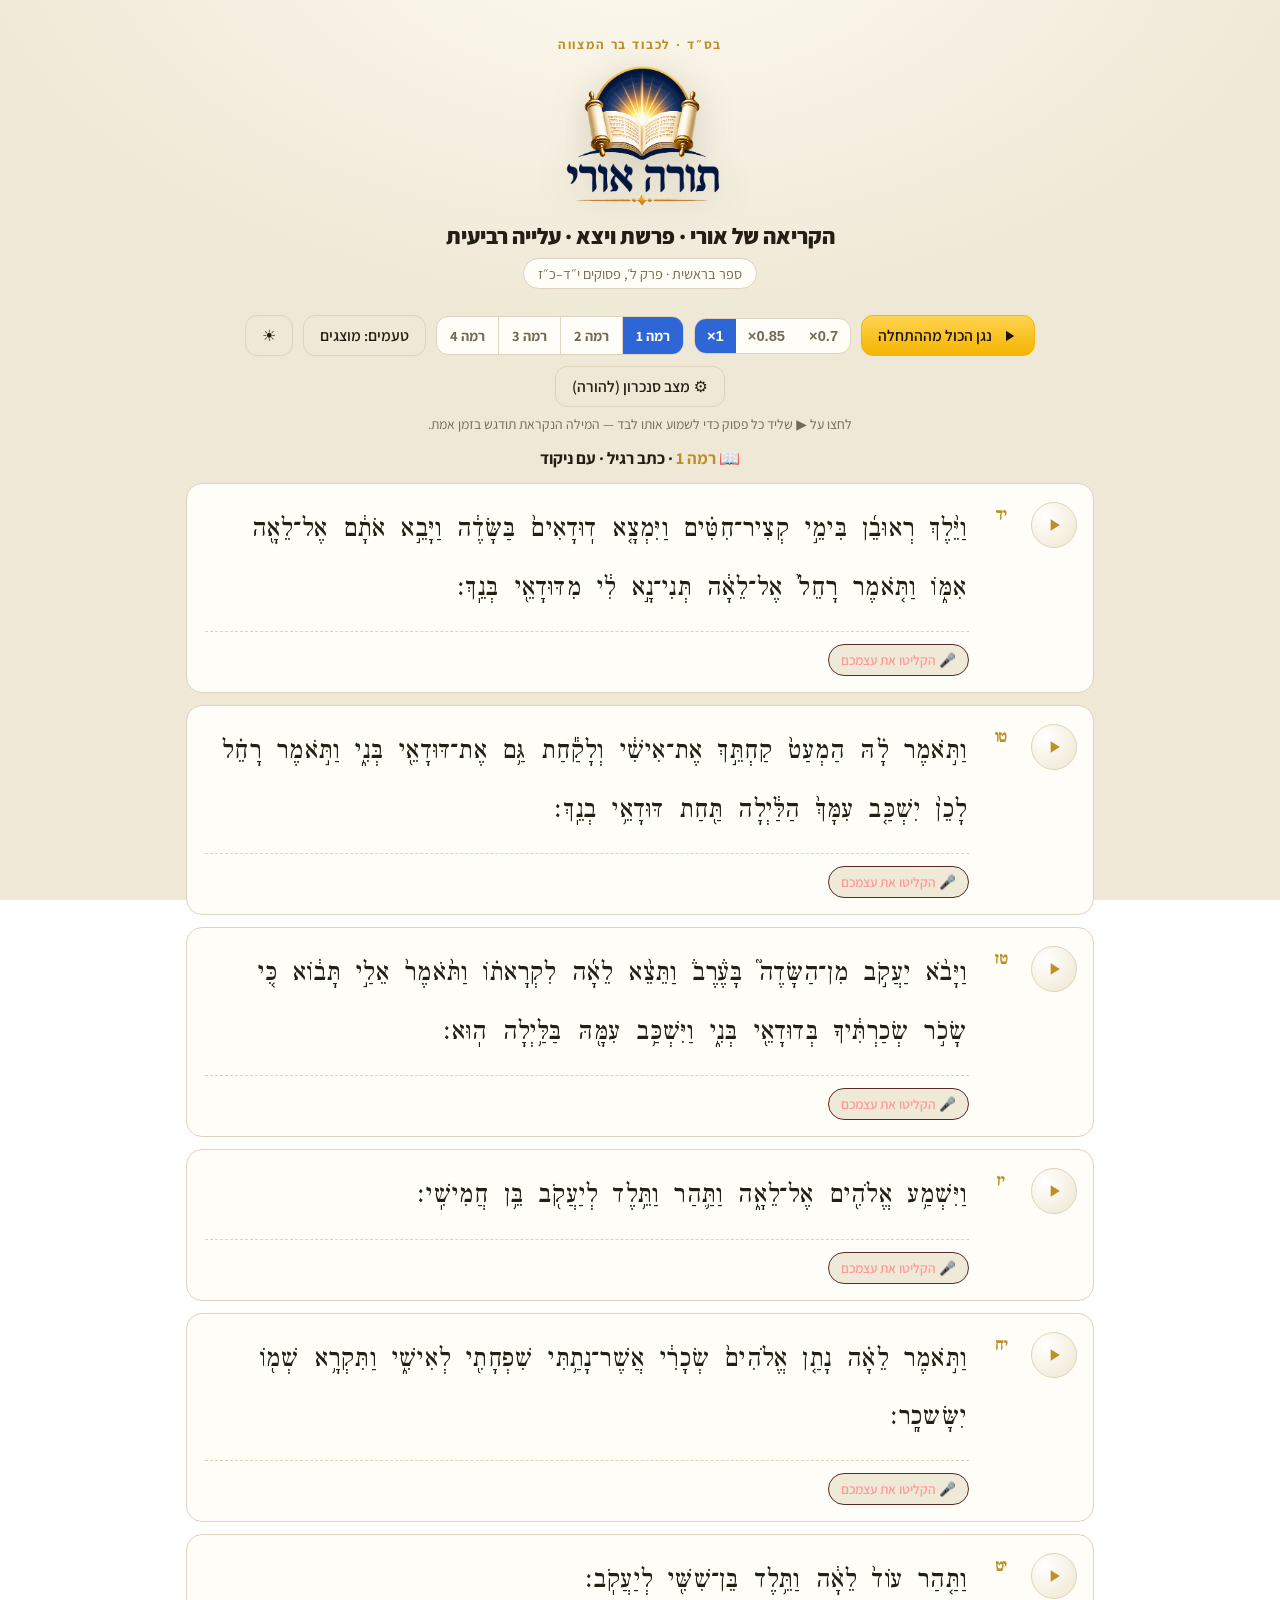
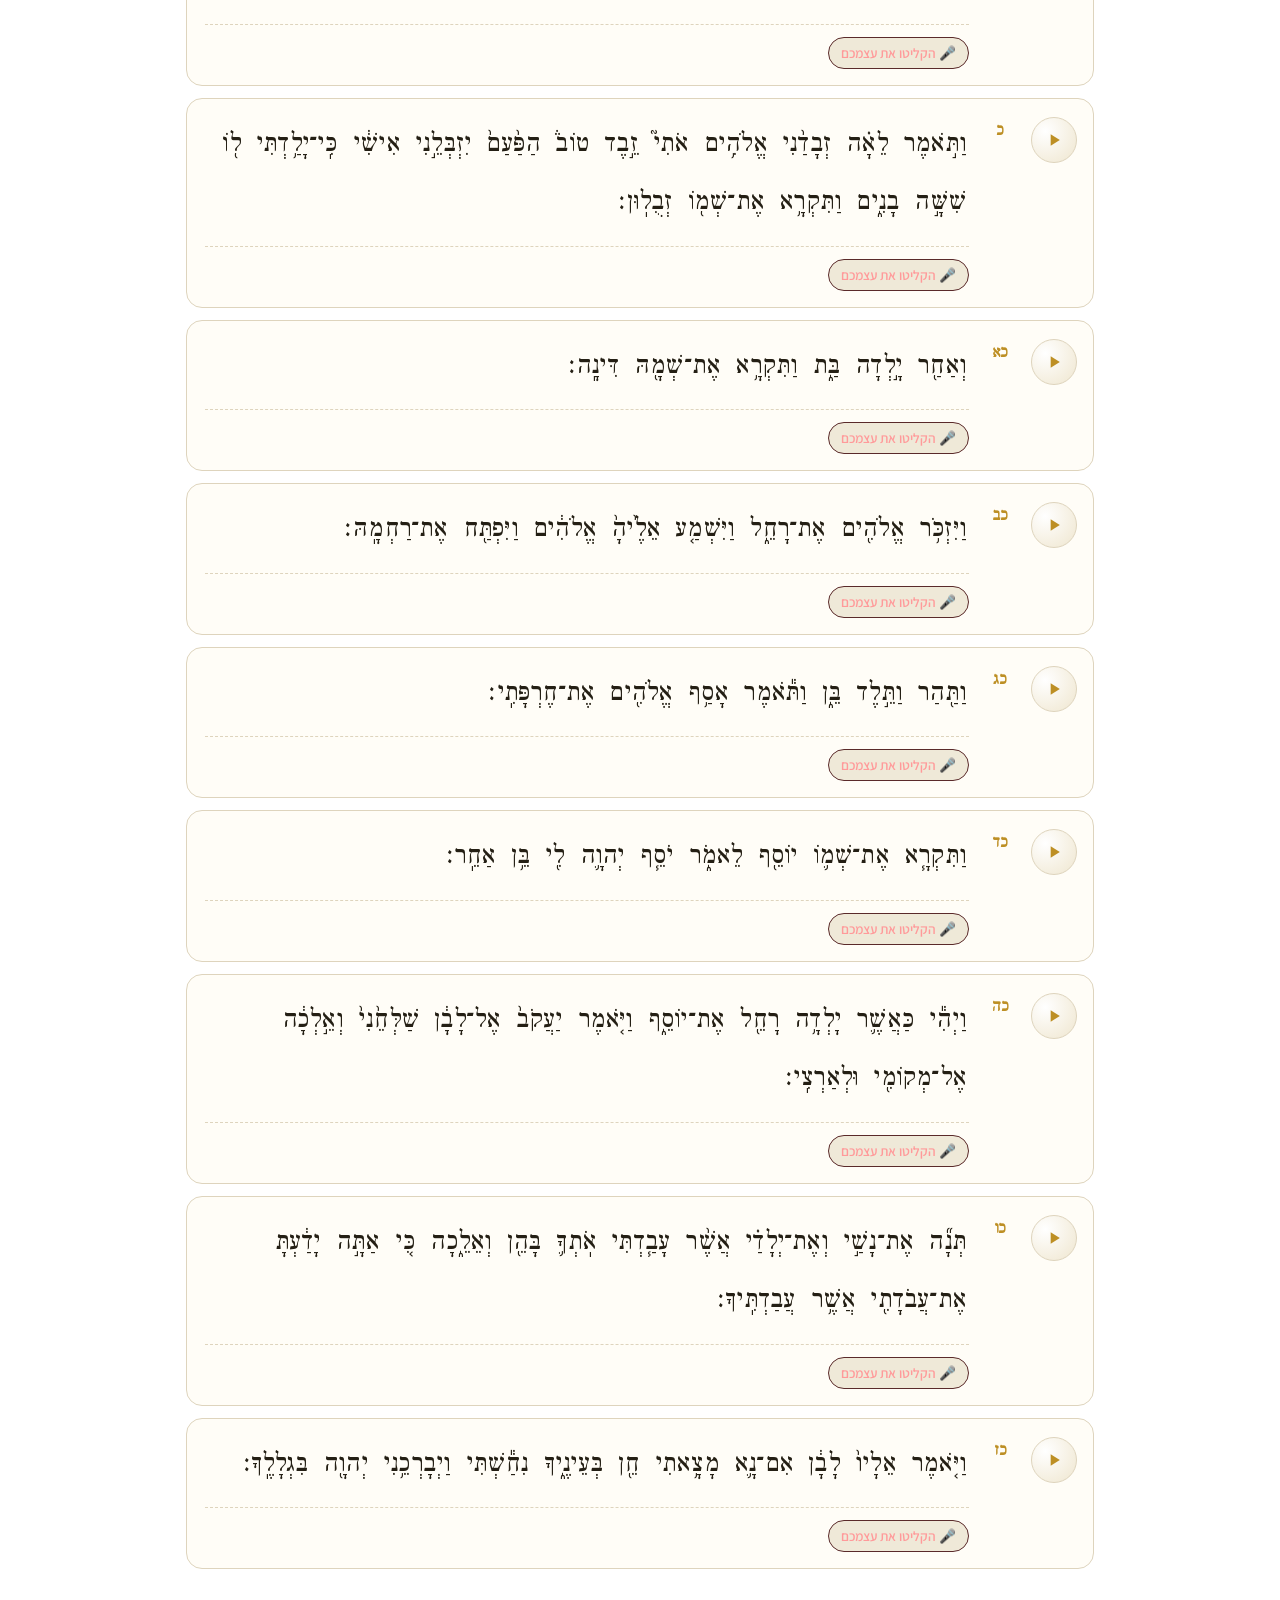
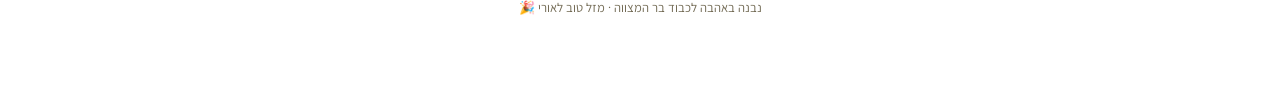
<file: index.html>
<!DOCTYPE html>
<html lang="he" dir="rtl">
<head>
<meta charset="utf-8">
<meta name="viewport" content="width=device-width, initial-scale=1, viewport-fit=cover">
<title>תורה אורי · הקריאה של אורי לבר המצווה</title>
<meta name="description" content="תורה אורי — לימוד קריאה בתורה בטעמים. לוחצים על כל פסוק ולומדים בדיוק לפי ההקלטה, עם הדגשת המילה הנקראת בזמן אמת.">

<!-- Open Graph / WhatsApp / social preview -->
<meta property="og:type" content="website">
<meta property="og:site_name" content="תורה אורי">
<meta property="og:title" content="תורה אורי">
<meta property="og:description" content="לימוד קריאה בתורה בטעמים — פסוק אחר פסוק, בדיוק לפי ההקלטה, עם הדגשת המילה הנקראת בזמן אמת.">
<meta property="og:url" content="https://amitrubin10.github.io/bar_mitzva/">
<meta property="og:image" content="https://amitrubin10.github.io/bar_mitzva/share-logo-2.jpg">
<meta property="og:image:secure_url" content="https://amitrubin10.github.io/bar_mitzva/share-logo-2.jpg">
<meta property="og:image:type" content="image/jpeg">
<meta property="og:image:width" content="1200">
<meta property="og:image:height" content="630">
<meta property="og:image:alt" content="תורה אורי — לימוד קריאה בתורה בטעמים">
<meta property="og:locale" content="he_IL">
<meta name="twitter:card" content="summary_large_image">
<meta name="twitter:title" content="תורה אורי">
<meta name="twitter:description" content="לימוד קריאה בתורה בטעמים — פסוק אחר פסוק, בדיוק לפי ההקלטה.">
<meta name="twitter:image" content="https://amitrubin10.github.io/bar_mitzva/share-logo-2.jpg">

<!-- PWA -->
<link rel="manifest" href="manifest.webmanifest">
<meta name="theme-color" content="#0f1020">
<script>(function(){try{var t=localStorage.getItem('ori_theme');if(!t){t=(window.matchMedia&&matchMedia('(prefers-color-scheme: light)').matches)?'light':'dark';}if(t==='light'){document.documentElement.setAttribute('data-theme','light');}}catch(e){}})();</script>
<meta name="mobile-web-app-capable" content="yes">
<meta name="apple-mobile-web-app-capable" content="yes">
<meta name="apple-mobile-web-app-status-bar-style" content="black-translucent">
<meta name="apple-mobile-web-app-title" content="תורה אורי">
<link rel="apple-touch-icon" href="icons/apple-touch-icon.png">
<link rel="icon" href="icons/favicon.png" type="image/png">

<link rel="preconnect" href="https://fonts.googleapis.com">
<link href="https://fonts.googleapis.com/css2?family=Assistant:wght@400;600;700;800&family=Frank+Ruhl+Libre:wght@500;700;900&display=swap" rel="stylesheet">
<link rel="stylesheet" href="app/style.css?v=25">
</head>
<body>
<div class="splash" id="splash" aria-hidden="true">
  <img class="splash-logo hero-dark" src="img/hero-dark.png" alt="תורה אורי">
  <img class="splash-logo hero-light" src="img/hero-light.png" alt="תורה אורי">
</div>
<div class="wrap">
  <header class="top">
    <div class="kicker">בס״ד · לכבוד בר המצווה</div>
    <h1 class="visually-hidden">תורה אורי</h1>
    <div class="hero-wrap">
      <img class="hero-img hero-dark" src="img/hero-dark.png" alt="תורה אורי" width="354" height="404">
      <img class="hero-img hero-light" src="img/hero-light.png" alt="תורה אורי" width="470" height="461">
    </div>
    <div class="sub" id="studentSub">—</div>
    <div class="ref-badge" id="studentRef">—</div>
  </header>

  <div class="toolbar">
    <div class="btn primary" id="playAll"><svg viewBox="0 0 24 24" width="18" height="18"><path fill="#1a1400" d="M8 5v14l11-7z"/></svg> נגן הכול מההתחלה</div>
    <div class="speed-group" id="speedGroup" title="מהירות">
      <button data-sp="0.7">0.7×</button>
      <button data-sp="0.85">0.85×</button>
      <button data-sp="1" class="on">1×</button>
    </div>
    <div class="level-group" id="levelGroup" title="רמת קריאה">
      <button data-lvl="1" class="on">רמה 1</button>
      <button data-lvl="2">רמה 2</button>
      <button data-lvl="3">רמה 3</button>
      <button data-lvl="4">רמה 4</button>
    </div>
    <div class="btn ghost" id="taamimToggle">טעמים: מוצגים</div>
    <div class="btn ghost" id="themeToggle" title="מסך בהיר / כהה">🌙</div>
    <div class="btn ghost" id="syncToggle">⚙️ מצב סנכרון (להורה)</div>
    <div class="btn" id="installBtn" style="display:none">⬇️ התקן כאפליקציה</div>
  </div>
  <div class="hint">לחצו על ▶ שליד כל פסוק כדי לשמוע אותו לבד — המילה הנקראת תודגש בזמן אמת.</div>

  <div id="noSyncWarn" class="warn-nosync" style="display:none"></div>

  <div class="level-title" id="levelTitle"></div>
  <div class="verses" id="verses"></div>
  <div id="level4bar" class="level4bar"></div>
  <div id="level4result" class="cmp-result" style="display:none"></div>

  <!-- ===== Sync editor (parent) ===== -->
  <div class="editor" id="editor">
    <h3>⚙️ מצב סנכרון — כוונון זמנים</h3>
    <p style="color:var(--muted);font-size:.9rem;margin-top:0">
      כאן מכוונים אילו קטעים בהקלטה שייכים לכל פסוק ולכל מילה, כדי שההדגשה תהיה מדויקת.
      בוחרים פסוק, לוחצים <b>הקלט תזמון</b>, וההקלטה מתנגנת — מקישים <b>רווח</b> (או לוחצים על הכפתור הגדול)
      בדיוק ברגע שבו מתחילה כל מילה. בסוף לוחצים שוב רווח לסיום. אפשר גם לתקן ידנית את זמני ההתחלה/סיום של הפסוק.
    </p>
    <div class="row">
      <label>פסוק:</label>
      <select id="edVerse"></select>
      <span class="pill">התחלה: <b id="edStart">—</b></span>
      <span class="pill">סיום: <b id="edEnd">—</b></span>
    </div>
    <div class="row">
      <span>התחלת פסוק (שנ'):</span><input type="number" id="edStartIn" step="0.05" style="width:90px">
      <span>סיום פסוק (שנ'):</span><input type="number" id="edEndIn" step="0.05" style="width:90px">
      <div class="btn" id="edApplyBounds">עדכן גבולות</div>
      <div class="btn" id="edPreview">▶ נגן פסוק זה</div>
    </div>
    <div class="row">
      <div class="btn primary big" id="edRecord">🎯 הקלט תזמון מילים (רווח לכל מילה)</div>
      <span class="rec-status" id="edRecStatus"></span>
    </div>
    <div class="row">
      <div class="btn on" id="edTapBtn" style="display:none;font-size:1.1rem;padding:14px 28px">👇 הקש כאן / רווח — מילה הבאה</div>
    </div>
    <div class="row">
      <div class="btn" id="edExport">⬇️ ייצוא כל הזמנים (JSON)</div>
      <div class="btn" id="edImport">⬆️ טעינת זמנים מ-JSON</div>
      <div class="btn ghost" id="edReset" style="color:#ff8080">איפוס פסוק זה</div>
    </div>
    <textarea id="edJson" placeholder="כאן יופיע ה-JSON לייצוא / כאן מדביקים JSON לטעינה"></textarea>
    <div class="row"><div class="btn" id="edLoadJson">טען מהתיבה למעלה</div>
      <span style="color:var(--muted);font-size:.82rem">הזמנים נשמרים אוטומטית בדפדפן. לייצוא קבוע — שמרו את ה-JSON.</span></div>
  </div>

  <footer>נבנה באהבה לכבוד בר המצווה · מזל טוב לאורי 🎉</footer>
</div>

<div class="nowbar" id="nowbar">
  <span class="stop" id="nowStop">■ עצור</span>
  <span class="pausebtn" id="nowRestart">⏮ מהתחלה</span>
  <span class="pausebtn" id="nowPause">⏸ השהה</span>
  <span class="np">פסוק <b id="npNum">—</b></span>
</div>

<audio id="audioFull" preload="auto"></audio>

<script src="student.js"></script>
<script src="data.js?v=cant"></script>
<script src="timings.js"></script>
<script src="original_env.js"></script>
<script src="app/app.js?v=25"></script>
<script>
  if ("serviceWorker" in navigator) {
    var __refreshing = false;
    if (navigator.serviceWorker.controller) {
      navigator.serviceWorker.addEventListener("controllerchange", function () {
        if (__refreshing) return; __refreshing = true; window.location.reload();
      });
    }
    window.addEventListener("load", function () {
      navigator.serviceWorker.register("sw.js").then(function (reg) {
        if (reg && reg.update) { try { reg.update(); } catch (e) {} }
      }).catch(function () {});
    });
  }
</script>
</body>
</html>
</file>
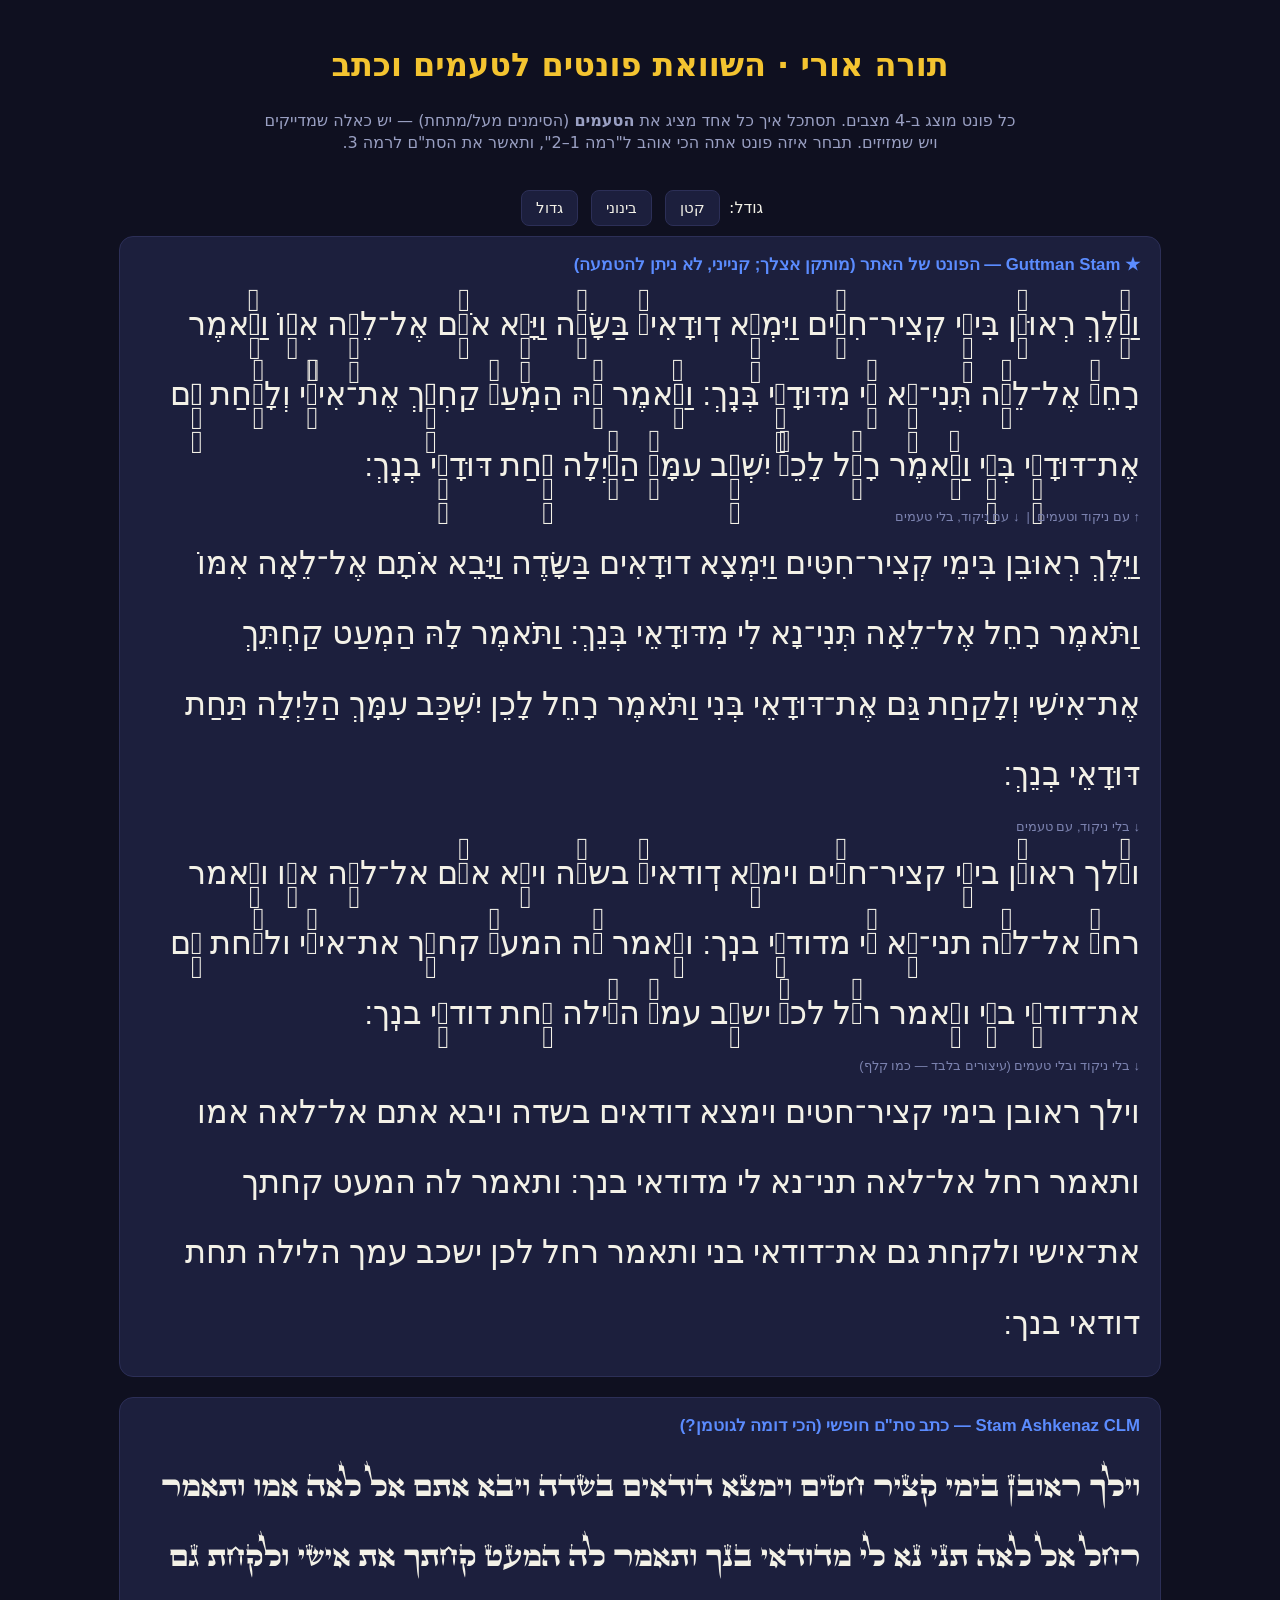
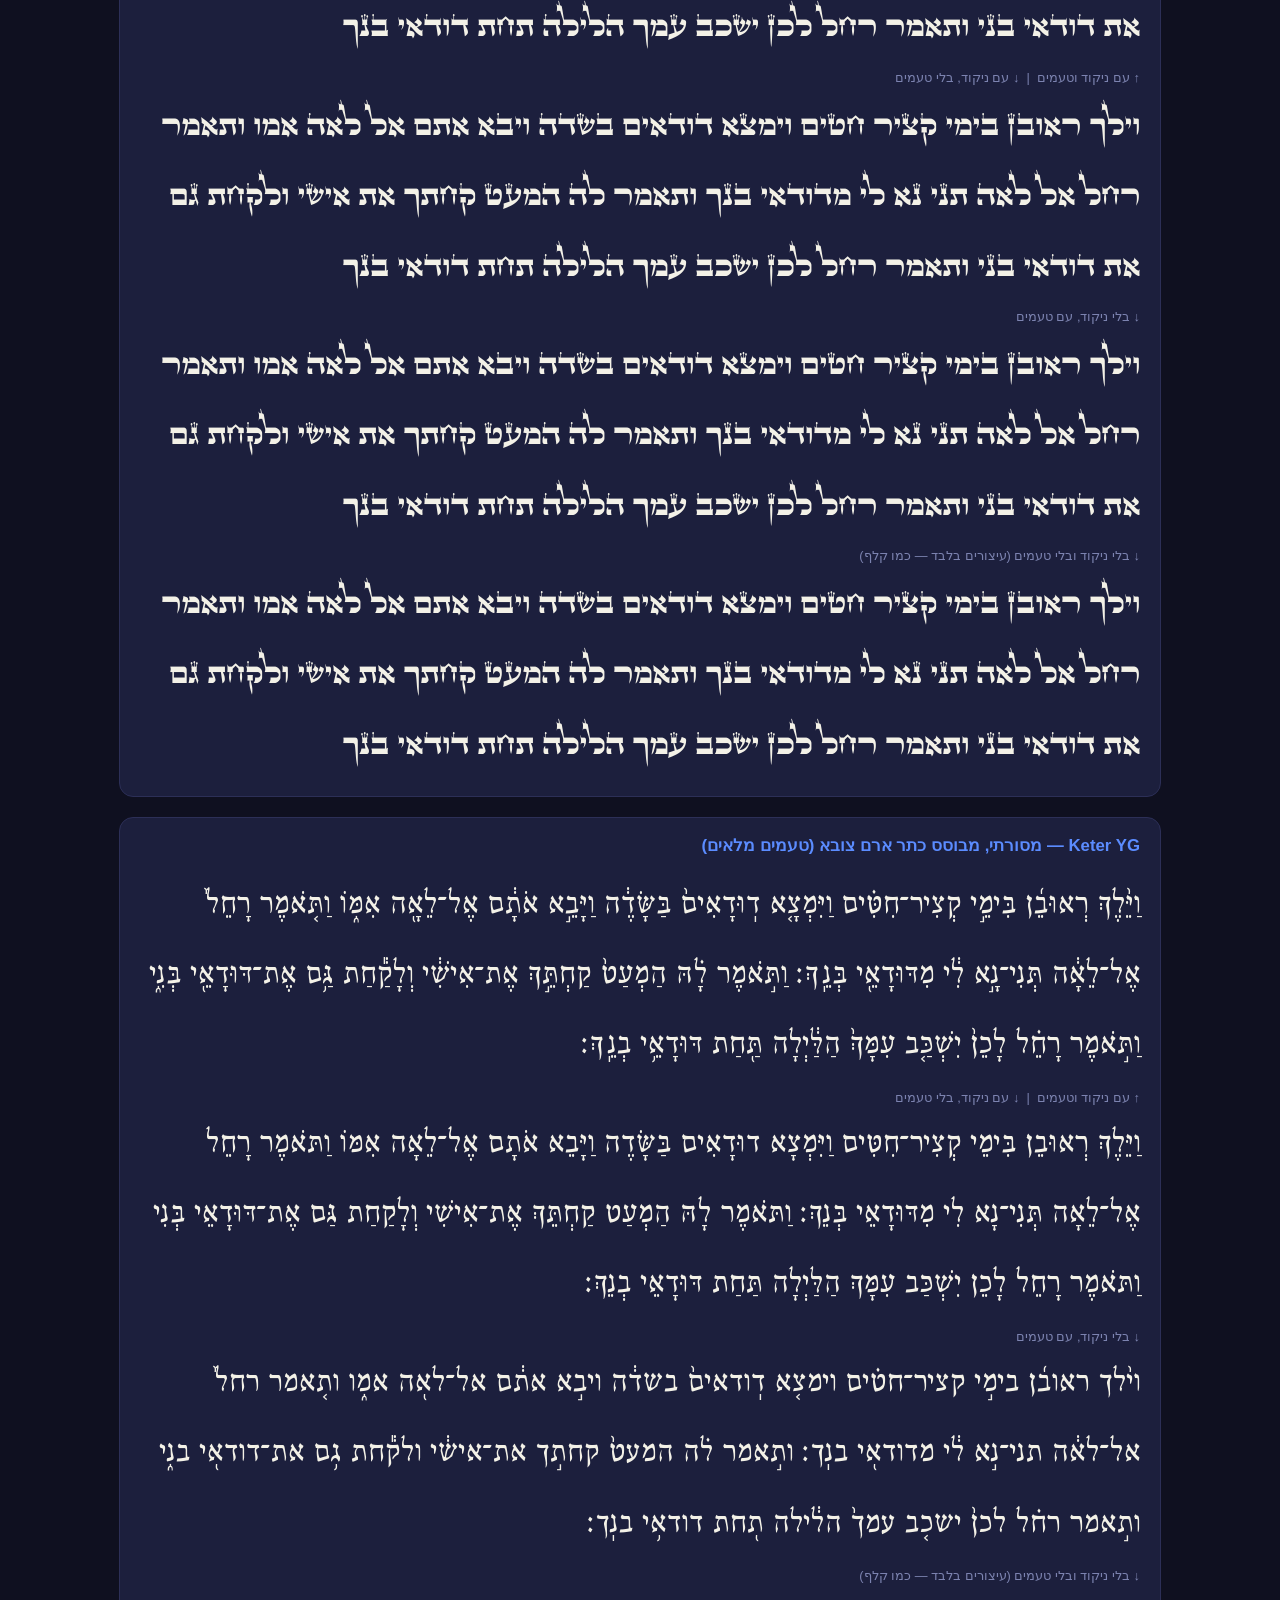
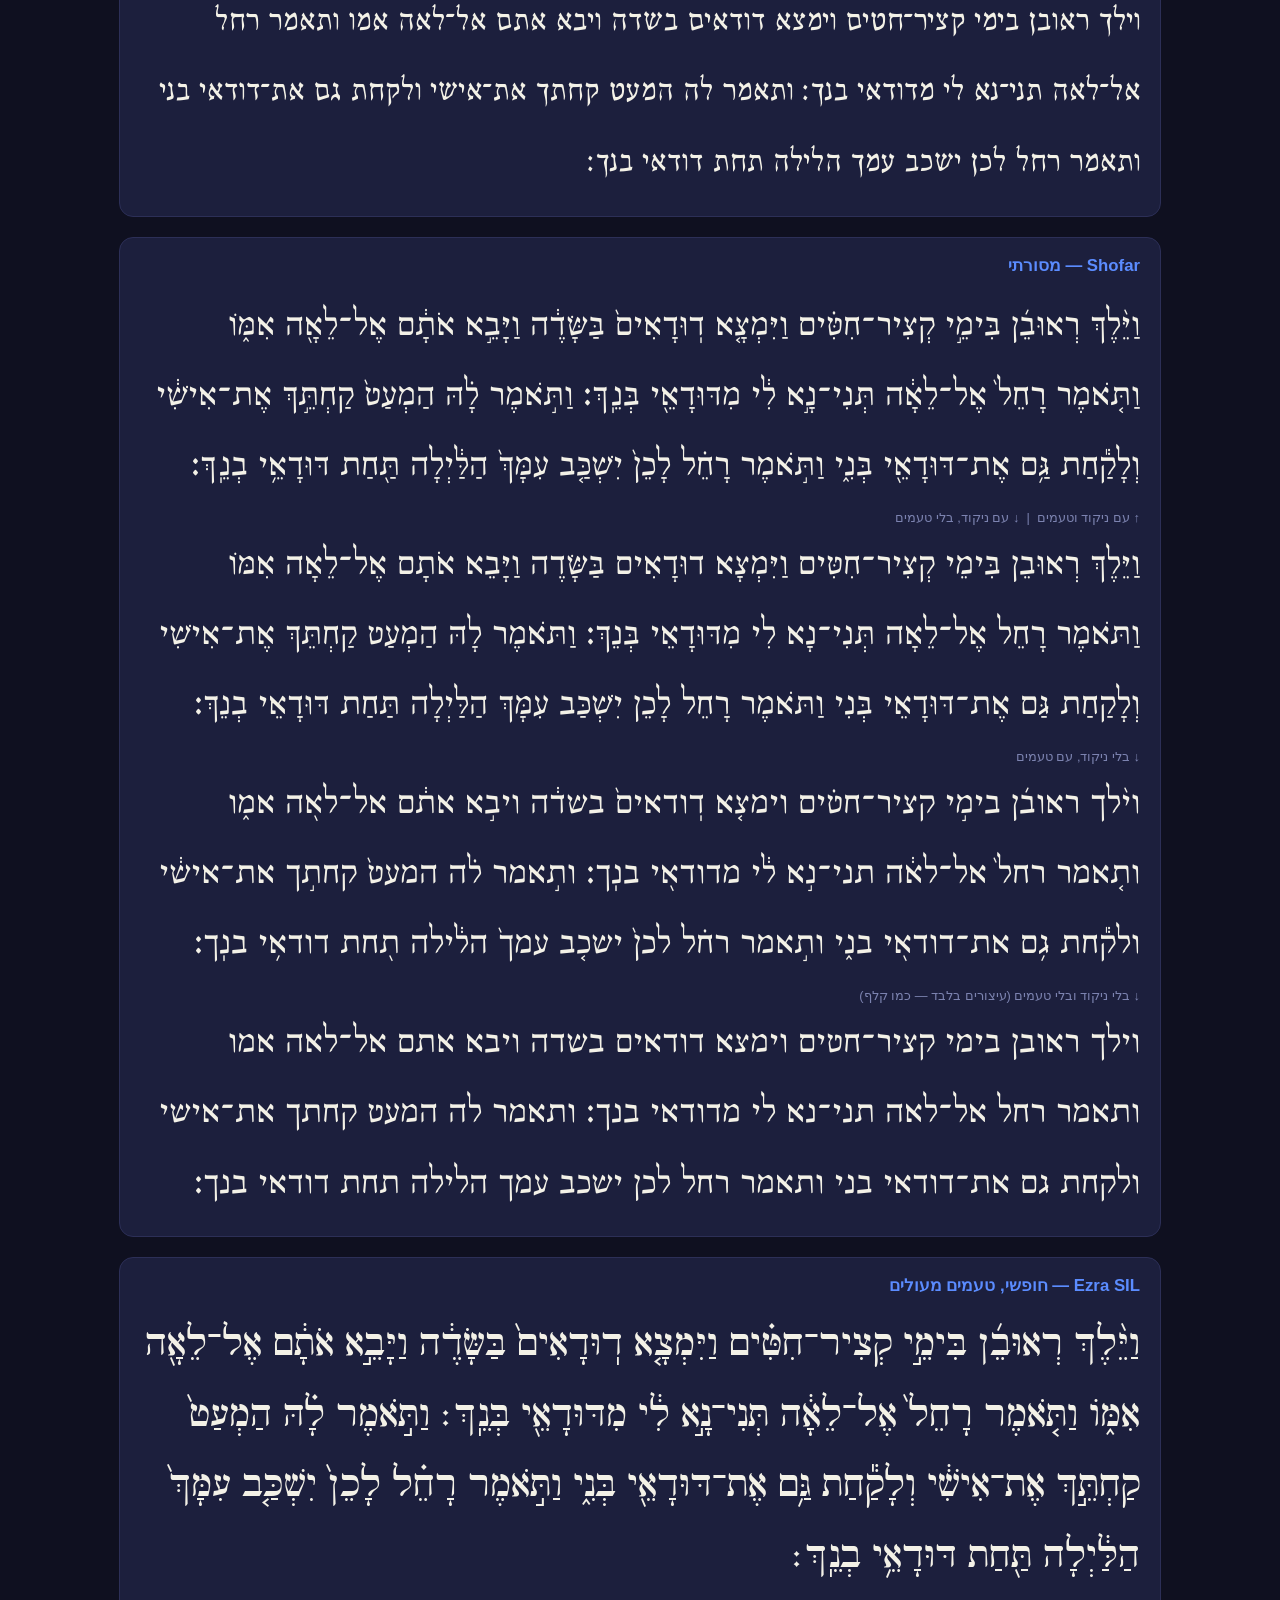
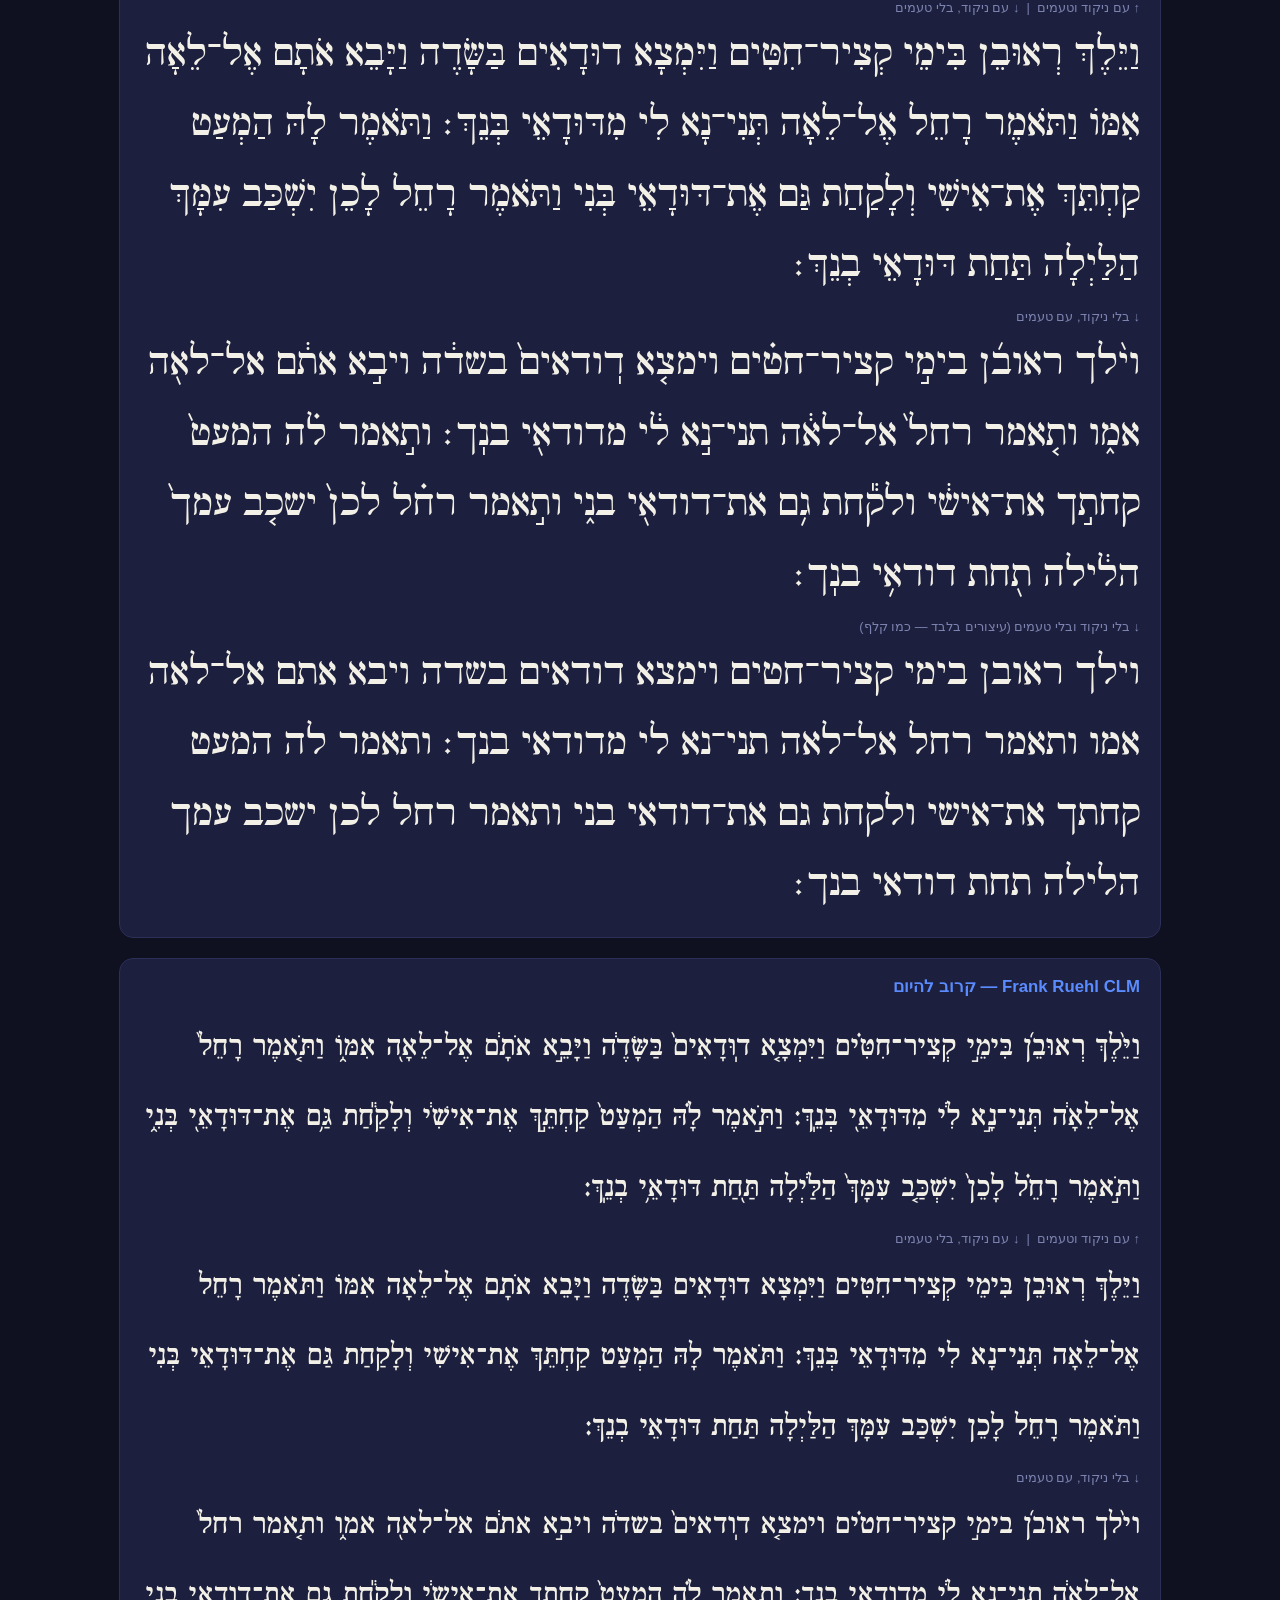
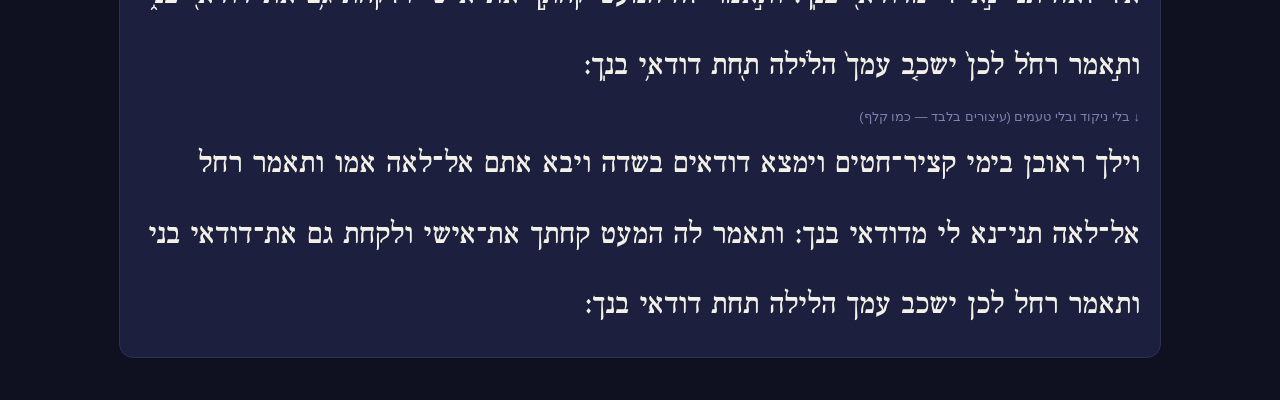
<file: _fonttest/index.html>
<!DOCTYPE html><html lang="he" dir="rtl"><head>
<meta charset="utf-8"><meta name="viewport" content="width=device-width,initial-scale=1">
<title>תורה אורי · השוואת פונטים</title>
<link rel="preconnect" href="https://fonts.googleapis.com">
<link href="https://fonts.googleapis.com/css2?family=Frank+Ruhl+Libre:wght@500;700&family=Noto+Serif+Hebrew:wght@500;700&display=swap" rel="stylesheet">
<style>

@font-face{font-family:FrankRuehlCLM;src:url('fonts/FrankRuehlCLM-Medium.ttf');}
@font-face{font-family:KeterYG;src:url('fonts/KeterYG-Medium.ttf');}
@font-face{font-family:EzraSIL;src:url('fonts/EzraSIL.ttf');}
@font-face{font-family:Shofar;src:url('fonts/ShofarRegular.ttf');}
@font-face{font-family:StamAshkenaz;src:url('fonts/StamAshkenazCLM.ttf');}

body{background:#0f1020;color:#f3f1e7;font-family:Assistant,system-ui,sans-serif;margin:0;padding:22px;line-height:1.4}
h1{color:#f4c430;text-align:center}
.intro{text-align:center;color:#9aa0c3;max-width:760px;margin:0 auto 26px}
.fontblock{background:#1c1f3d;border:1px solid #2c2f57;border-radius:14px;padding:16px 20px;margin:0 auto 20px;max-width:1000px}
.fontblock h2{color:#5b8cff;font-size:1.05rem;margin:0 0 12px;font-family:Assistant,sans-serif}
.line{font-size:2rem;line-height:2.2;direction:rtl;margin:2px 0}
.cap{color:#7c83b0;font-size:.8rem;font-family:Assistant,sans-serif;margin:8px 0 2px}
.toggle{position:sticky;top:0;background:#0f1020;padding:10px;text-align:center;z-index:5}
.toggle button{background:#1c1f3d;color:#f3f1e7;border:1px solid #2c2f57;border-radius:8px;padding:8px 14px;margin:0 4px;cursor:pointer;font-size:.95rem}
</style></head><body>
<h1>תורה אורי · השוואת פונטים לטעמים וכתב</h1>
<div class="intro">כל פונט מוצג ב-4 מצבים. תסתכל איך כל אחד מציג את <b>הטעמים</b> (הסימנים מעל/מתחת) — יש כאלה שמדייקים ויש שמזיזים. תבחר איזה פונט אתה הכי אוהב ל"רמה 1–2", ותאשר את הסת"ם לרמה 3.</div>
<div class="toggle">גודל:
  <button onclick="setSize(1.6)">קטן</button>
  <button onclick="setSize(2)">בינוני</button>
  <button onclick="setSize(2.6)">גדול</button>
</div>

    <section class="fontblock">
      <h2>★ Guttman Stam — הפונט של האתר (מותקן אצלך; קנייני, לא ניתן להטמעה)</h2>
      <div class="line" style="font-family:'Guttman Stam',serif" data-mode="full">וַיֵּ֨לֶךְ רְאוּבֵ֜ן בִּימֵ֣י קְצִיר־חִטִּ֗ים וַיִּמְצָ֤א דֽוּדָאִים֙ בַּשָּׂדֶ֔ה וַיָּבֵ֣א אֹתָ֔ם אֶל־לֵאָ֖ה אִמּ֑וֹ וַתֹּ֤אמֶר רָחֵל֙ אֶל־לֵאָ֔ה תְּנִי־נָ֣א לִ֔י מִדּוּדָאֵ֖י בְּנֵֽךְ׃  וַתֹּ֣אמֶר לָ֗הּ הַמְעַט֙ קַחְתֵּ֣ךְ אֶת־אִישִׁ֔י וְלָקַ֕חַת גַּ֥ם אֶת־דּוּדָאֵ֖י בְּנִ֑י וַתֹּ֣אמֶר רָחֵ֗ל לָכֵן֙ יִשְׁכַּ֤ב עִמָּךְ֙ הַלַּ֔יְלָה תַּ֖חַת דּוּדָאֵ֥י בְנֵֽךְ׃</div>
      <div class="cap">↑ עם ניקוד וטעמים &nbsp;|&nbsp; ↓ עם ניקוד, בלי טעמים</div>
      <div class="line" style="font-family:'Guttman Stam',serif" data-mode="nikud">וַיֵּ֨לֶךְ רְאוּבֵ֜ן בִּימֵ֣י קְצִיר־חִטִּ֗ים וַיִּמְצָ֤א דֽוּדָאִים֙ בַּשָּׂדֶ֔ה וַיָּבֵ֣א אֹתָ֔ם אֶל־לֵאָ֖ה אִמּ֑וֹ וַתֹּ֤אמֶר רָחֵל֙ אֶל־לֵאָ֔ה תְּנִי־נָ֣א לִ֔י מִדּוּדָאֵ֖י בְּנֵֽךְ׃  וַתֹּ֣אמֶר לָ֗הּ הַמְעַט֙ קַחְתֵּ֣ךְ אֶת־אִישִׁ֔י וְלָקַ֕חַת גַּ֥ם אֶת־דּוּדָאֵ֖י בְּנִ֑י וַתֹּ֣אמֶר רָחֵ֗ל לָכֵן֙ יִשְׁכַּ֤ב עִמָּךְ֙ הַלַּ֔יְלָה תַּ֖חַת דּוּדָאֵ֥י בְנֵֽךְ׃</div>
      <div class="cap">↓ בלי ניקוד, עם טעמים</div>
      <div class="line" style="font-family:'Guttman Stam',serif" data-mode="taamonly">וַיֵּ֨לֶךְ רְאוּבֵ֜ן בִּימֵ֣י קְצִיר־חִטִּ֗ים וַיִּמְצָ֤א דֽוּדָאִים֙ בַּשָּׂדֶ֔ה וַיָּבֵ֣א אֹתָ֔ם אֶל־לֵאָ֖ה אִמּ֑וֹ וַתֹּ֤אמֶר רָחֵל֙ אֶל־לֵאָ֔ה תְּנִי־נָ֣א לִ֔י מִדּוּדָאֵ֖י בְּנֵֽךְ׃  וַתֹּ֣אמֶר לָ֗הּ הַמְעַט֙ קַחְתֵּ֣ךְ אֶת־אִישִׁ֔י וְלָקַ֕חַת גַּ֥ם אֶת־דּוּדָאֵ֖י בְּנִ֑י וַתֹּ֣אמֶר רָחֵ֗ל לָכֵן֙ יִשְׁכַּ֤ב עִמָּךְ֙ הַלַּ֔יְלָה תַּ֖חַת דּוּדָאֵ֥י בְנֵֽךְ׃</div>
      <div class="cap">↓ בלי ניקוד ובלי טעמים (עיצורים בלבד — כמו קלף)</div>
      <div class="line" style="font-family:'Guttman Stam',serif" data-mode="cons">וַיֵּ֨לֶךְ רְאוּבֵ֜ן בִּימֵ֣י קְצִיר־חִטִּ֗ים וַיִּמְצָ֤א דֽוּדָאִים֙ בַּשָּׂדֶ֔ה וַיָּבֵ֣א אֹתָ֔ם אֶל־לֵאָ֖ה אִמּ֑וֹ וַתֹּ֤אמֶר רָחֵל֙ אֶל־לֵאָ֔ה תְּנִי־נָ֣א לִ֔י מִדּוּדָאֵ֖י בְּנֵֽךְ׃  וַתֹּ֣אמֶר לָ֗הּ הַמְעַט֙ קַחְתֵּ֣ךְ אֶת־אִישִׁ֔י וְלָקַ֕חַת גַּ֥ם אֶת־דּוּדָאֵ֖י בְּנִ֑י וַתֹּ֣אמֶר רָחֵ֗ל לָכֵן֙ יִשְׁכַּ֤ב עִמָּךְ֙ הַלַּ֔יְלָה תַּ֖חַת דּוּדָאֵ֥י בְנֵֽךְ׃</div>
    </section>
    <section class="fontblock">
      <h2>Stam Ashkenaz CLM — כתב סת"ם חופשי (הכי דומה לגוטמן?)</h2>
      <div class="line" style="font-family:StamAshkenaz,serif" data-mode="full">וַיֵּ֨לֶךְ רְאוּבֵ֜ן בִּימֵ֣י קְצִיר־חִטִּ֗ים וַיִּמְצָ֤א דֽוּדָאִים֙ בַּשָּׂדֶ֔ה וַיָּבֵ֣א אֹתָ֔ם אֶל־לֵאָ֖ה אִמּ֑וֹ וַתֹּ֤אמֶר רָחֵל֙ אֶל־לֵאָ֔ה תְּנִי־נָ֣א לִ֔י מִדּוּדָאֵ֖י בְּנֵֽךְ׃  וַתֹּ֣אמֶר לָ֗הּ הַמְעַט֙ קַחְתֵּ֣ךְ אֶת־אִישִׁ֔י וְלָקַ֕חַת גַּ֥ם אֶת־דּוּדָאֵ֖י בְּנִ֑י וַתֹּ֣אמֶר רָחֵ֗ל לָכֵן֙ יִשְׁכַּ֤ב עִמָּךְ֙ הַלַּ֔יְלָה תַּ֖חַת דּוּדָאֵ֥י בְנֵֽךְ׃</div>
      <div class="cap">↑ עם ניקוד וטעמים &nbsp;|&nbsp; ↓ עם ניקוד, בלי טעמים</div>
      <div class="line" style="font-family:StamAshkenaz,serif" data-mode="nikud">וַיֵּ֨לֶךְ רְאוּבֵ֜ן בִּימֵ֣י קְצִיר־חִטִּ֗ים וַיִּמְצָ֤א דֽוּדָאִים֙ בַּשָּׂדֶ֔ה וַיָּבֵ֣א אֹתָ֔ם אֶל־לֵאָ֖ה אִמּ֑וֹ וַתֹּ֤אמֶר רָחֵל֙ אֶל־לֵאָ֔ה תְּנִי־נָ֣א לִ֔י מִדּוּדָאֵ֖י בְּנֵֽךְ׃  וַתֹּ֣אמֶר לָ֗הּ הַמְעַט֙ קַחְתֵּ֣ךְ אֶת־אִישִׁ֔י וְלָקַ֕חַת גַּ֥ם אֶת־דּוּדָאֵ֖י בְּנִ֑י וַתֹּ֣אמֶר רָחֵ֗ל לָכֵן֙ יִשְׁכַּ֤ב עִמָּךְ֙ הַלַּ֔יְלָה תַּ֖חַת דּוּדָאֵ֥י בְנֵֽךְ׃</div>
      <div class="cap">↓ בלי ניקוד, עם טעמים</div>
      <div class="line" style="font-family:StamAshkenaz,serif" data-mode="taamonly">וַיֵּ֨לֶךְ רְאוּבֵ֜ן בִּימֵ֣י קְצִיר־חִטִּ֗ים וַיִּמְצָ֤א דֽוּדָאִים֙ בַּשָּׂדֶ֔ה וַיָּבֵ֣א אֹתָ֔ם אֶל־לֵאָ֖ה אִמּ֑וֹ וַתֹּ֤אמֶר רָחֵל֙ אֶל־לֵאָ֔ה תְּנִי־נָ֣א לִ֔י מִדּוּדָאֵ֖י בְּנֵֽךְ׃  וַתֹּ֣אמֶר לָ֗הּ הַמְעַט֙ קַחְתֵּ֣ךְ אֶת־אִישִׁ֔י וְלָקַ֕חַת גַּ֥ם אֶת־דּוּדָאֵ֖י בְּנִ֑י וַתֹּ֣אמֶר רָחֵ֗ל לָכֵן֙ יִשְׁכַּ֤ב עִמָּךְ֙ הַלַּ֔יְלָה תַּ֖חַת דּוּדָאֵ֥י בְנֵֽךְ׃</div>
      <div class="cap">↓ בלי ניקוד ובלי טעמים (עיצורים בלבד — כמו קלף)</div>
      <div class="line" style="font-family:StamAshkenaz,serif" data-mode="cons">וַיֵּ֨לֶךְ רְאוּבֵ֜ן בִּימֵ֣י קְצִיר־חִטִּ֗ים וַיִּמְצָ֤א דֽוּדָאִים֙ בַּשָּׂדֶ֔ה וַיָּבֵ֣א אֹתָ֔ם אֶל־לֵאָ֖ה אִמּ֑וֹ וַתֹּ֤אמֶר רָחֵל֙ אֶל־לֵאָ֔ה תְּנִי־נָ֣א לִ֔י מִדּוּדָאֵ֖י בְּנֵֽךְ׃  וַתֹּ֣אמֶר לָ֗הּ הַמְעַט֙ קַחְתֵּ֣ךְ אֶת־אִישִׁ֔י וְלָקַ֕חַת גַּ֥ם אֶת־דּוּדָאֵ֖י בְּנִ֑י וַתֹּ֣אמֶר רָחֵ֗ל לָכֵן֙ יִשְׁכַּ֤ב עִמָּךְ֙ הַלַּ֔יְלָה תַּ֖חַת דּוּדָאֵ֥י בְנֵֽךְ׃</div>
    </section>
    <section class="fontblock">
      <h2>Keter YG — מסורתי, מבוסס כתר ארם צובא (טעמים מלאים)</h2>
      <div class="line" style="font-family:KeterYG,serif" data-mode="full">וַיֵּ֨לֶךְ רְאוּבֵ֜ן בִּימֵ֣י קְצִיר־חִטִּ֗ים וַיִּמְצָ֤א דֽוּדָאִים֙ בַּשָּׂדֶ֔ה וַיָּבֵ֣א אֹתָ֔ם אֶל־לֵאָ֖ה אִמּ֑וֹ וַתֹּ֤אמֶר רָחֵל֙ אֶל־לֵאָ֔ה תְּנִי־נָ֣א לִ֔י מִדּוּדָאֵ֖י בְּנֵֽךְ׃  וַתֹּ֣אמֶר לָ֗הּ הַמְעַט֙ קַחְתֵּ֣ךְ אֶת־אִישִׁ֔י וְלָקַ֕חַת גַּ֥ם אֶת־דּוּדָאֵ֖י בְּנִ֑י וַתֹּ֣אמֶר רָחֵ֗ל לָכֵן֙ יִשְׁכַּ֤ב עִמָּךְ֙ הַלַּ֔יְלָה תַּ֖חַת דּוּדָאֵ֥י בְנֵֽךְ׃</div>
      <div class="cap">↑ עם ניקוד וטעמים &nbsp;|&nbsp; ↓ עם ניקוד, בלי טעמים</div>
      <div class="line" style="font-family:KeterYG,serif" data-mode="nikud">וַיֵּ֨לֶךְ רְאוּבֵ֜ן בִּימֵ֣י קְצִיר־חִטִּ֗ים וַיִּמְצָ֤א דֽוּדָאִים֙ בַּשָּׂדֶ֔ה וַיָּבֵ֣א אֹתָ֔ם אֶל־לֵאָ֖ה אִמּ֑וֹ וַתֹּ֤אמֶר רָחֵל֙ אֶל־לֵאָ֔ה תְּנִי־נָ֣א לִ֔י מִדּוּדָאֵ֖י בְּנֵֽךְ׃  וַתֹּ֣אמֶר לָ֗הּ הַמְעַט֙ קַחְתֵּ֣ךְ אֶת־אִישִׁ֔י וְלָקַ֕חַת גַּ֥ם אֶת־דּוּדָאֵ֖י בְּנִ֑י וַתֹּ֣אמֶר רָחֵ֗ל לָכֵן֙ יִשְׁכַּ֤ב עִמָּךְ֙ הַלַּ֔יְלָה תַּ֖חַת דּוּדָאֵ֥י בְנֵֽךְ׃</div>
      <div class="cap">↓ בלי ניקוד, עם טעמים</div>
      <div class="line" style="font-family:KeterYG,serif" data-mode="taamonly">וַיֵּ֨לֶךְ רְאוּבֵ֜ן בִּימֵ֣י קְצִיר־חִטִּ֗ים וַיִּמְצָ֤א דֽוּדָאִים֙ בַּשָּׂדֶ֔ה וַיָּבֵ֣א אֹתָ֔ם אֶל־לֵאָ֖ה אִמּ֑וֹ וַתֹּ֤אמֶר רָחֵל֙ אֶל־לֵאָ֔ה תְּנִי־נָ֣א לִ֔י מִדּוּדָאֵ֖י בְּנֵֽךְ׃  וַתֹּ֣אמֶר לָ֗הּ הַמְעַט֙ קַחְתֵּ֣ךְ אֶת־אִישִׁ֔י וְלָקַ֕חַת גַּ֥ם אֶת־דּוּדָאֵ֖י בְּנִ֑י וַתֹּ֣אמֶר רָחֵ֗ל לָכֵן֙ יִשְׁכַּ֤ב עִמָּךְ֙ הַלַּ֔יְלָה תַּ֖חַת דּוּדָאֵ֥י בְנֵֽךְ׃</div>
      <div class="cap">↓ בלי ניקוד ובלי טעמים (עיצורים בלבד — כמו קלף)</div>
      <div class="line" style="font-family:KeterYG,serif" data-mode="cons">וַיֵּ֨לֶךְ רְאוּבֵ֜ן בִּימֵ֣י קְצִיר־חִטִּ֗ים וַיִּמְצָ֤א דֽוּדָאִים֙ בַּשָּׂדֶ֔ה וַיָּבֵ֣א אֹתָ֔ם אֶל־לֵאָ֖ה אִמּ֑וֹ וַתֹּ֤אמֶר רָחֵל֙ אֶל־לֵאָ֔ה תְּנִי־נָ֣א לִ֔י מִדּוּדָאֵ֖י בְּנֵֽךְ׃  וַתֹּ֣אמֶר לָ֗הּ הַמְעַט֙ קַחְתֵּ֣ךְ אֶת־אִישִׁ֔י וְלָקַ֕חַת גַּ֥ם אֶת־דּוּדָאֵ֖י בְּנִ֑י וַתֹּ֣אמֶר רָחֵ֗ל לָכֵן֙ יִשְׁכַּ֤ב עִמָּךְ֙ הַלַּ֔יְלָה תַּ֖חַת דּוּדָאֵ֥י בְנֵֽךְ׃</div>
    </section>
    <section class="fontblock">
      <h2>Shofar — מסורתי</h2>
      <div class="line" style="font-family:Shofar,serif" data-mode="full">וַיֵּ֨לֶךְ רְאוּבֵ֜ן בִּימֵ֣י קְצִיר־חִטִּ֗ים וַיִּמְצָ֤א דֽוּדָאִים֙ בַּשָּׂדֶ֔ה וַיָּבֵ֣א אֹתָ֔ם אֶל־לֵאָ֖ה אִמּ֑וֹ וַתֹּ֤אמֶר רָחֵל֙ אֶל־לֵאָ֔ה תְּנִי־נָ֣א לִ֔י מִדּוּדָאֵ֖י בְּנֵֽךְ׃  וַתֹּ֣אמֶר לָ֗הּ הַמְעַט֙ קַחְתֵּ֣ךְ אֶת־אִישִׁ֔י וְלָקַ֕חַת גַּ֥ם אֶת־דּוּדָאֵ֖י בְּנִ֑י וַתֹּ֣אמֶר רָחֵ֗ל לָכֵן֙ יִשְׁכַּ֤ב עִמָּךְ֙ הַלַּ֔יְלָה תַּ֖חַת דּוּדָאֵ֥י בְנֵֽךְ׃</div>
      <div class="cap">↑ עם ניקוד וטעמים &nbsp;|&nbsp; ↓ עם ניקוד, בלי טעמים</div>
      <div class="line" style="font-family:Shofar,serif" data-mode="nikud">וַיֵּ֨לֶךְ רְאוּבֵ֜ן בִּימֵ֣י קְצִיר־חִטִּ֗ים וַיִּמְצָ֤א דֽוּדָאִים֙ בַּשָּׂדֶ֔ה וַיָּבֵ֣א אֹתָ֔ם אֶל־לֵאָ֖ה אִמּ֑וֹ וַתֹּ֤אמֶר רָחֵל֙ אֶל־לֵאָ֔ה תְּנִי־נָ֣א לִ֔י מִדּוּדָאֵ֖י בְּנֵֽךְ׃  וַתֹּ֣אמֶר לָ֗הּ הַמְעַט֙ קַחְתֵּ֣ךְ אֶת־אִישִׁ֔י וְלָקַ֕חַת גַּ֥ם אֶת־דּוּדָאֵ֖י בְּנִ֑י וַתֹּ֣אמֶר רָחֵ֗ל לָכֵן֙ יִשְׁכַּ֤ב עִמָּךְ֙ הַלַּ֔יְלָה תַּ֖חַת דּוּדָאֵ֥י בְנֵֽךְ׃</div>
      <div class="cap">↓ בלי ניקוד, עם טעמים</div>
      <div class="line" style="font-family:Shofar,serif" data-mode="taamonly">וַיֵּ֨לֶךְ רְאוּבֵ֜ן בִּימֵ֣י קְצִיר־חִטִּ֗ים וַיִּמְצָ֤א דֽוּדָאִים֙ בַּשָּׂדֶ֔ה וַיָּבֵ֣א אֹתָ֔ם אֶל־לֵאָ֖ה אִמּ֑וֹ וַתֹּ֤אמֶר רָחֵל֙ אֶל־לֵאָ֔ה תְּנִי־נָ֣א לִ֔י מִדּוּדָאֵ֖י בְּנֵֽךְ׃  וַתֹּ֣אמֶר לָ֗הּ הַמְעַט֙ קַחְתֵּ֣ךְ אֶת־אִישִׁ֔י וְלָקַ֕חַת גַּ֥ם אֶת־דּוּדָאֵ֖י בְּנִ֑י וַתֹּ֣אמֶר רָחֵ֗ל לָכֵן֙ יִשְׁכַּ֤ב עִמָּךְ֙ הַלַּ֔יְלָה תַּ֖חַת דּוּדָאֵ֥י בְנֵֽךְ׃</div>
      <div class="cap">↓ בלי ניקוד ובלי טעמים (עיצורים בלבד — כמו קלף)</div>
      <div class="line" style="font-family:Shofar,serif" data-mode="cons">וַיֵּ֨לֶךְ רְאוּבֵ֜ן בִּימֵ֣י קְצִיר־חִטִּ֗ים וַיִּמְצָ֤א דֽוּדָאִים֙ בַּשָּׂדֶ֔ה וַיָּבֵ֣א אֹתָ֔ם אֶל־לֵאָ֖ה אִמּ֑וֹ וַתֹּ֤אמֶר רָחֵל֙ אֶל־לֵאָ֔ה תְּנִי־נָ֣א לִ֔י מִדּוּדָאֵ֖י בְּנֵֽךְ׃  וַתֹּ֣אמֶר לָ֗הּ הַמְעַט֙ קַחְתֵּ֣ךְ אֶת־אִישִׁ֔י וְלָקַ֕חַת גַּ֥ם אֶת־דּוּדָאֵ֖י בְּנִ֑י וַתֹּ֣אמֶר רָחֵ֗ל לָכֵן֙ יִשְׁכַּ֤ב עִמָּךְ֙ הַלַּ֔יְלָה תַּ֖חַת דּוּדָאֵ֥י בְנֵֽךְ׃</div>
    </section>
    <section class="fontblock">
      <h2>Ezra SIL — חופשי, טעמים מעולים</h2>
      <div class="line" style="font-family:EzraSIL,serif" data-mode="full">וַיֵּ֨לֶךְ רְאוּבֵ֜ן בִּימֵ֣י קְצִיר־חִטִּ֗ים וַיִּמְצָ֤א דֽוּדָאִים֙ בַּשָּׂדֶ֔ה וַיָּבֵ֣א אֹתָ֔ם אֶל־לֵאָ֖ה אִמּ֑וֹ וַתֹּ֤אמֶר רָחֵל֙ אֶל־לֵאָ֔ה תְּנִי־נָ֣א לִ֔י מִדּוּדָאֵ֖י בְּנֵֽךְ׃  וַתֹּ֣אמֶר לָ֗הּ הַמְעַט֙ קַחְתֵּ֣ךְ אֶת־אִישִׁ֔י וְלָקַ֕חַת גַּ֥ם אֶת־דּוּדָאֵ֖י בְּנִ֑י וַתֹּ֣אמֶר רָחֵ֗ל לָכֵן֙ יִשְׁכַּ֤ב עִמָּךְ֙ הַלַּ֔יְלָה תַּ֖חַת דּוּדָאֵ֥י בְנֵֽךְ׃</div>
      <div class="cap">↑ עם ניקוד וטעמים &nbsp;|&nbsp; ↓ עם ניקוד, בלי טעמים</div>
      <div class="line" style="font-family:EzraSIL,serif" data-mode="nikud">וַיֵּ֨לֶךְ רְאוּבֵ֜ן בִּימֵ֣י קְצִיר־חִטִּ֗ים וַיִּמְצָ֤א דֽוּדָאִים֙ בַּשָּׂדֶ֔ה וַיָּבֵ֣א אֹתָ֔ם אֶל־לֵאָ֖ה אִמּ֑וֹ וַתֹּ֤אמֶר רָחֵל֙ אֶל־לֵאָ֔ה תְּנִי־נָ֣א לִ֔י מִדּוּדָאֵ֖י בְּנֵֽךְ׃  וַתֹּ֣אמֶר לָ֗הּ הַמְעַט֙ קַחְתֵּ֣ךְ אֶת־אִישִׁ֔י וְלָקַ֕חַת גַּ֥ם אֶת־דּוּדָאֵ֖י בְּנִ֑י וַתֹּ֣אמֶר רָחֵ֗ל לָכֵן֙ יִשְׁכַּ֤ב עִמָּךְ֙ הַלַּ֔יְלָה תַּ֖חַת דּוּדָאֵ֥י בְנֵֽךְ׃</div>
      <div class="cap">↓ בלי ניקוד, עם טעמים</div>
      <div class="line" style="font-family:EzraSIL,serif" data-mode="taamonly">וַיֵּ֨לֶךְ רְאוּבֵ֜ן בִּימֵ֣י קְצִיר־חִטִּ֗ים וַיִּמְצָ֤א דֽוּדָאִים֙ בַּשָּׂדֶ֔ה וַיָּבֵ֣א אֹתָ֔ם אֶל־לֵאָ֖ה אִמּ֑וֹ וַתֹּ֤אמֶר רָחֵל֙ אֶל־לֵאָ֔ה תְּנִי־נָ֣א לִ֔י מִדּוּדָאֵ֖י בְּנֵֽךְ׃  וַתֹּ֣אמֶר לָ֗הּ הַמְעַט֙ קַחְתֵּ֣ךְ אֶת־אִישִׁ֔י וְלָקַ֕חַת גַּ֥ם אֶת־דּוּדָאֵ֖י בְּנִ֑י וַתֹּ֣אמֶר רָחֵ֗ל לָכֵן֙ יִשְׁכַּ֤ב עִמָּךְ֙ הַלַּ֔יְלָה תַּ֖חַת דּוּדָאֵ֥י בְנֵֽךְ׃</div>
      <div class="cap">↓ בלי ניקוד ובלי טעמים (עיצורים בלבד — כמו קלף)</div>
      <div class="line" style="font-family:EzraSIL,serif" data-mode="cons">וַיֵּ֨לֶךְ רְאוּבֵ֜ן בִּימֵ֣י קְצִיר־חִטִּ֗ים וַיִּמְצָ֤א דֽוּדָאִים֙ בַּשָּׂדֶ֔ה וַיָּבֵ֣א אֹתָ֔ם אֶל־לֵאָ֖ה אִמּ֑וֹ וַתֹּ֤אמֶר רָחֵל֙ אֶל־לֵאָ֔ה תְּנִי־נָ֣א לִ֔י מִדּוּדָאֵ֖י בְּנֵֽךְ׃  וַתֹּ֣אמֶר לָ֗הּ הַמְעַט֙ קַחְתֵּ֣ךְ אֶת־אִישִׁ֔י וְלָקַ֕חַת גַּ֥ם אֶת־דּוּדָאֵ֖י בְּנִ֑י וַתֹּ֣אמֶר רָחֵ֗ל לָכֵן֙ יִשְׁכַּ֤ב עִמָּךְ֙ הַלַּ֔יְלָה תַּ֖חַת דּוּדָאֵ֥י בְנֵֽךְ׃</div>
    </section>
    <section class="fontblock">
      <h2>Frank Ruehl CLM — קרוב להיום</h2>
      <div class="line" style="font-family:FrankRuehlCLM,serif" data-mode="full">וַיֵּ֨לֶךְ רְאוּבֵ֜ן בִּימֵ֣י קְצִיר־חִטִּ֗ים וַיִּמְצָ֤א דֽוּדָאִים֙ בַּשָּׂדֶ֔ה וַיָּבֵ֣א אֹתָ֔ם אֶל־לֵאָ֖ה אִמּ֑וֹ וַתֹּ֤אמֶר רָחֵל֙ אֶל־לֵאָ֔ה תְּנִי־נָ֣א לִ֔י מִדּוּדָאֵ֖י בְּנֵֽךְ׃  וַתֹּ֣אמֶר לָ֗הּ הַמְעַט֙ קַחְתֵּ֣ךְ אֶת־אִישִׁ֔י וְלָקַ֕חַת גַּ֥ם אֶת־דּוּדָאֵ֖י בְּנִ֑י וַתֹּ֣אמֶר רָחֵ֗ל לָכֵן֙ יִשְׁכַּ֤ב עִמָּךְ֙ הַלַּ֔יְלָה תַּ֖חַת דּוּדָאֵ֥י בְנֵֽךְ׃</div>
      <div class="cap">↑ עם ניקוד וטעמים &nbsp;|&nbsp; ↓ עם ניקוד, בלי טעמים</div>
      <div class="line" style="font-family:FrankRuehlCLM,serif" data-mode="nikud">וַיֵּ֨לֶךְ רְאוּבֵ֜ן בִּימֵ֣י קְצִיר־חִטִּ֗ים וַיִּמְצָ֤א דֽוּדָאִים֙ בַּשָּׂדֶ֔ה וַיָּבֵ֣א אֹתָ֔ם אֶל־לֵאָ֖ה אִמּ֑וֹ וַתֹּ֤אמֶר רָחֵל֙ אֶל־לֵאָ֔ה תְּנִי־נָ֣א לִ֔י מִדּוּדָאֵ֖י בְּנֵֽךְ׃  וַתֹּ֣אמֶר לָ֗הּ הַמְעַט֙ קַחְתֵּ֣ךְ אֶת־אִישִׁ֔י וְלָקַ֕חַת גַּ֥ם אֶת־דּוּדָאֵ֖י בְּנִ֑י וַתֹּ֣אמֶר רָחֵ֗ל לָכֵן֙ יִשְׁכַּ֤ב עִמָּךְ֙ הַלַּ֔יְלָה תַּ֖חַת דּוּדָאֵ֥י בְנֵֽךְ׃</div>
      <div class="cap">↓ בלי ניקוד, עם טעמים</div>
      <div class="line" style="font-family:FrankRuehlCLM,serif" data-mode="taamonly">וַיֵּ֨לֶךְ רְאוּבֵ֜ן בִּימֵ֣י קְצִיר־חִטִּ֗ים וַיִּמְצָ֤א דֽוּדָאִים֙ בַּשָּׂדֶ֔ה וַיָּבֵ֣א אֹתָ֔ם אֶל־לֵאָ֖ה אִמּ֑וֹ וַתֹּ֤אמֶר רָחֵל֙ אֶל־לֵאָ֔ה תְּנִי־נָ֣א לִ֔י מִדּוּדָאֵ֖י בְּנֵֽךְ׃  וַתֹּ֣אמֶר לָ֗הּ הַמְעַט֙ קַחְתֵּ֣ךְ אֶת־אִישִׁ֔י וְלָקַ֕חַת גַּ֥ם אֶת־דּוּדָאֵ֖י בְּנִ֑י וַתֹּ֣אמֶר רָחֵ֗ל לָכֵן֙ יִשְׁכַּ֤ב עִמָּךְ֙ הַלַּ֔יְלָה תַּ֖חַת דּוּדָאֵ֥י בְנֵֽךְ׃</div>
      <div class="cap">↓ בלי ניקוד ובלי טעמים (עיצורים בלבד — כמו קלף)</div>
      <div class="line" style="font-family:FrankRuehlCLM,serif" data-mode="cons">וַיֵּ֨לֶךְ רְאוּבֵ֜ן בִּימֵ֣י קְצִיר־חִטִּ֗ים וַיִּמְצָ֤א דֽוּדָאִים֙ בַּשָּׂדֶ֔ה וַיָּבֵ֣א אֹתָ֔ם אֶל־לֵאָ֖ה אִמּ֑וֹ וַתֹּ֤אמֶר רָחֵל֙ אֶל־לֵאָ֔ה תְּנִי־נָ֣א לִ֔י מִדּוּדָאֵ֖י בְּנֵֽךְ׃  וַתֹּ֣אמֶר לָ֗הּ הַמְעַט֙ קַחְתֵּ֣ךְ אֶת־אִישִׁ֔י וְלָקַ֕חַת גַּ֥ם אֶת־דּוּדָאֵ֖י בְּנִ֑י וַתֹּ֣אמֶר רָחֵ֗ל לָכֵן֙ יִשְׁכַּ֤ב עִמָּךְ֙ הַלַּ֔יְלָה תַּ֖חַת דּוּדָאֵ֥י בְנֵֽךְ׃</div>
    </section>
<script>
const src = document.querySelectorAll('.line');
function stripTaam(s){return s.replace(/[\u0591-\u05AF\u05BD]/g,'');}
function stripNikud(s){return s.replace(/[\u05B0-\u05BC\u05BF\u05C1\u05C2\u05C4\u05C5\u05C7]/g,'');}
src.forEach(el=>{
  const t=el.textContent, m=el.dataset.mode;
  if(m==='full') el.textContent=t;
  else if(m==='nikud') el.textContent=stripTaam(t);
  else if(m==='taamonly') el.textContent=stripNikud(t);
  else if(m==='cons') el.textContent=stripNikud(stripTaam(t));
});
function setSize(v){document.querySelectorAll('.line').forEach(e=>e.style.fontSize=v+'rem');}
</script>
</body></html>
</file>
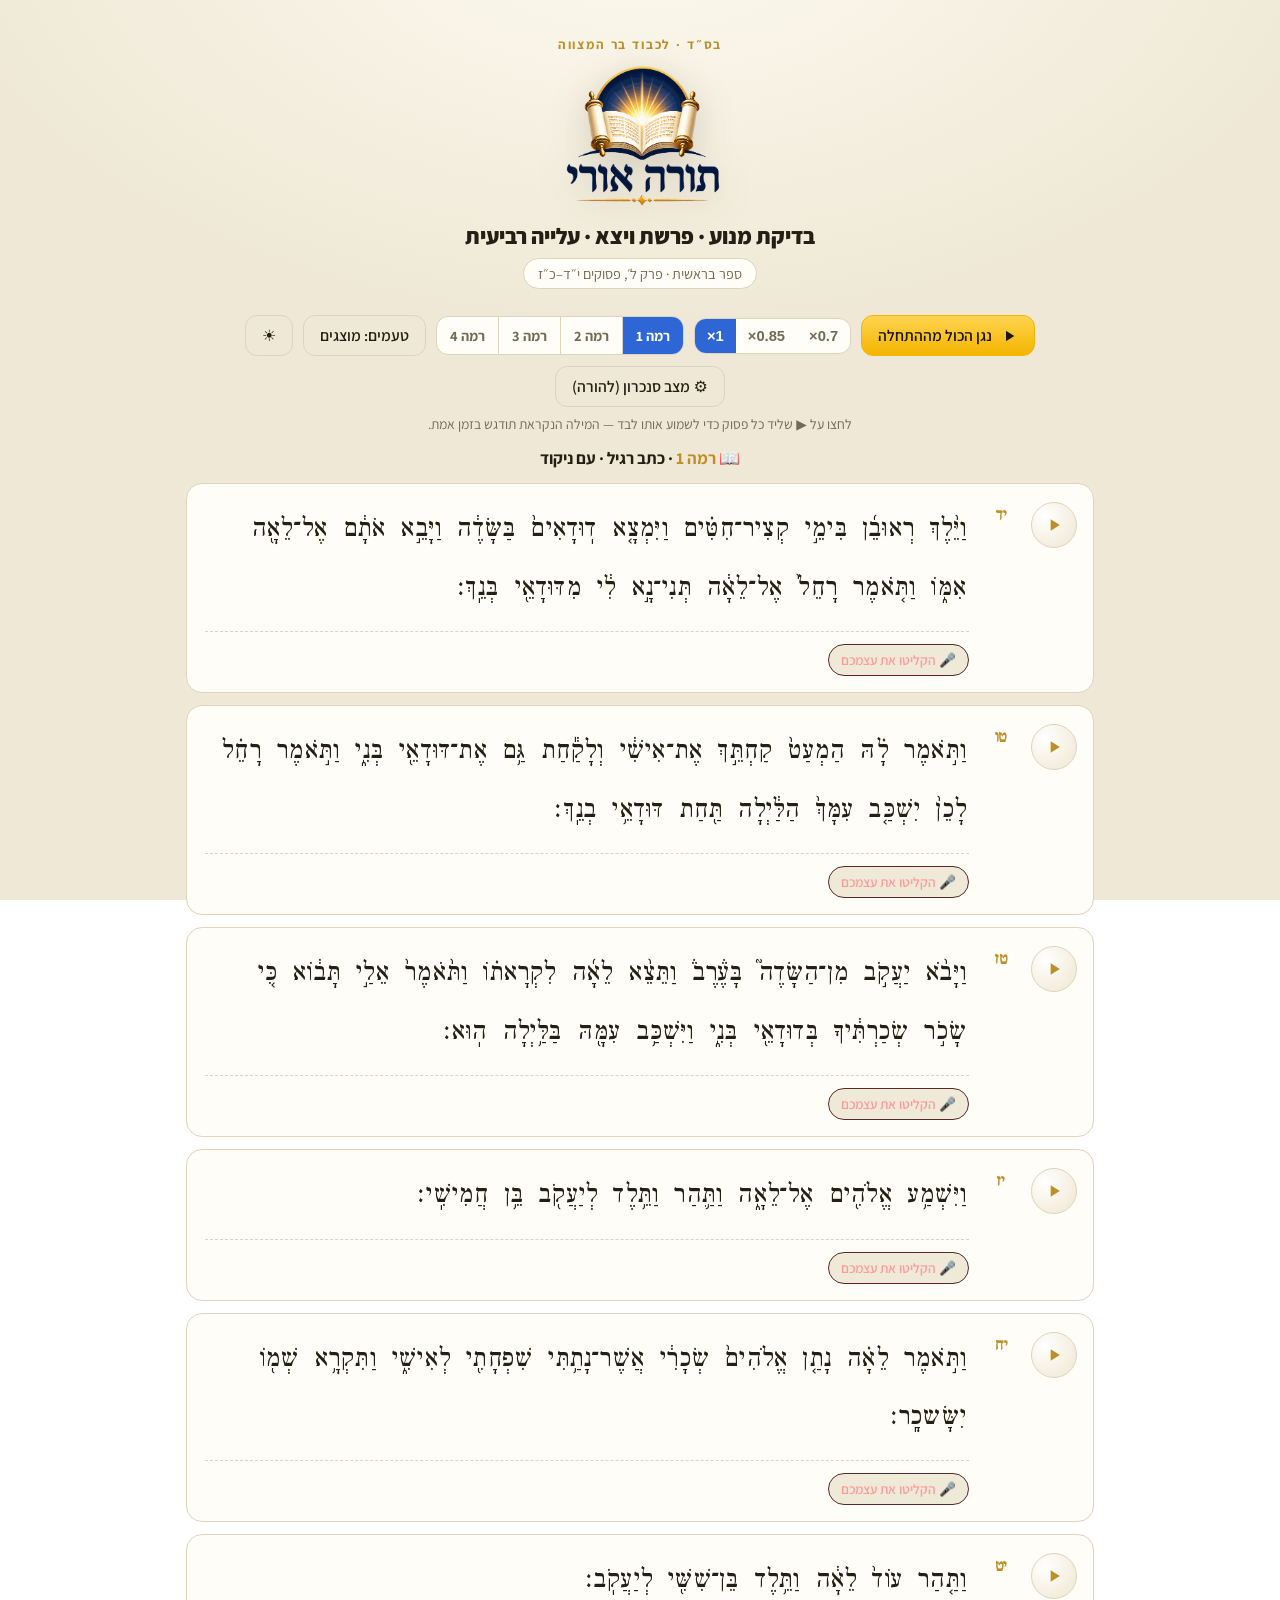
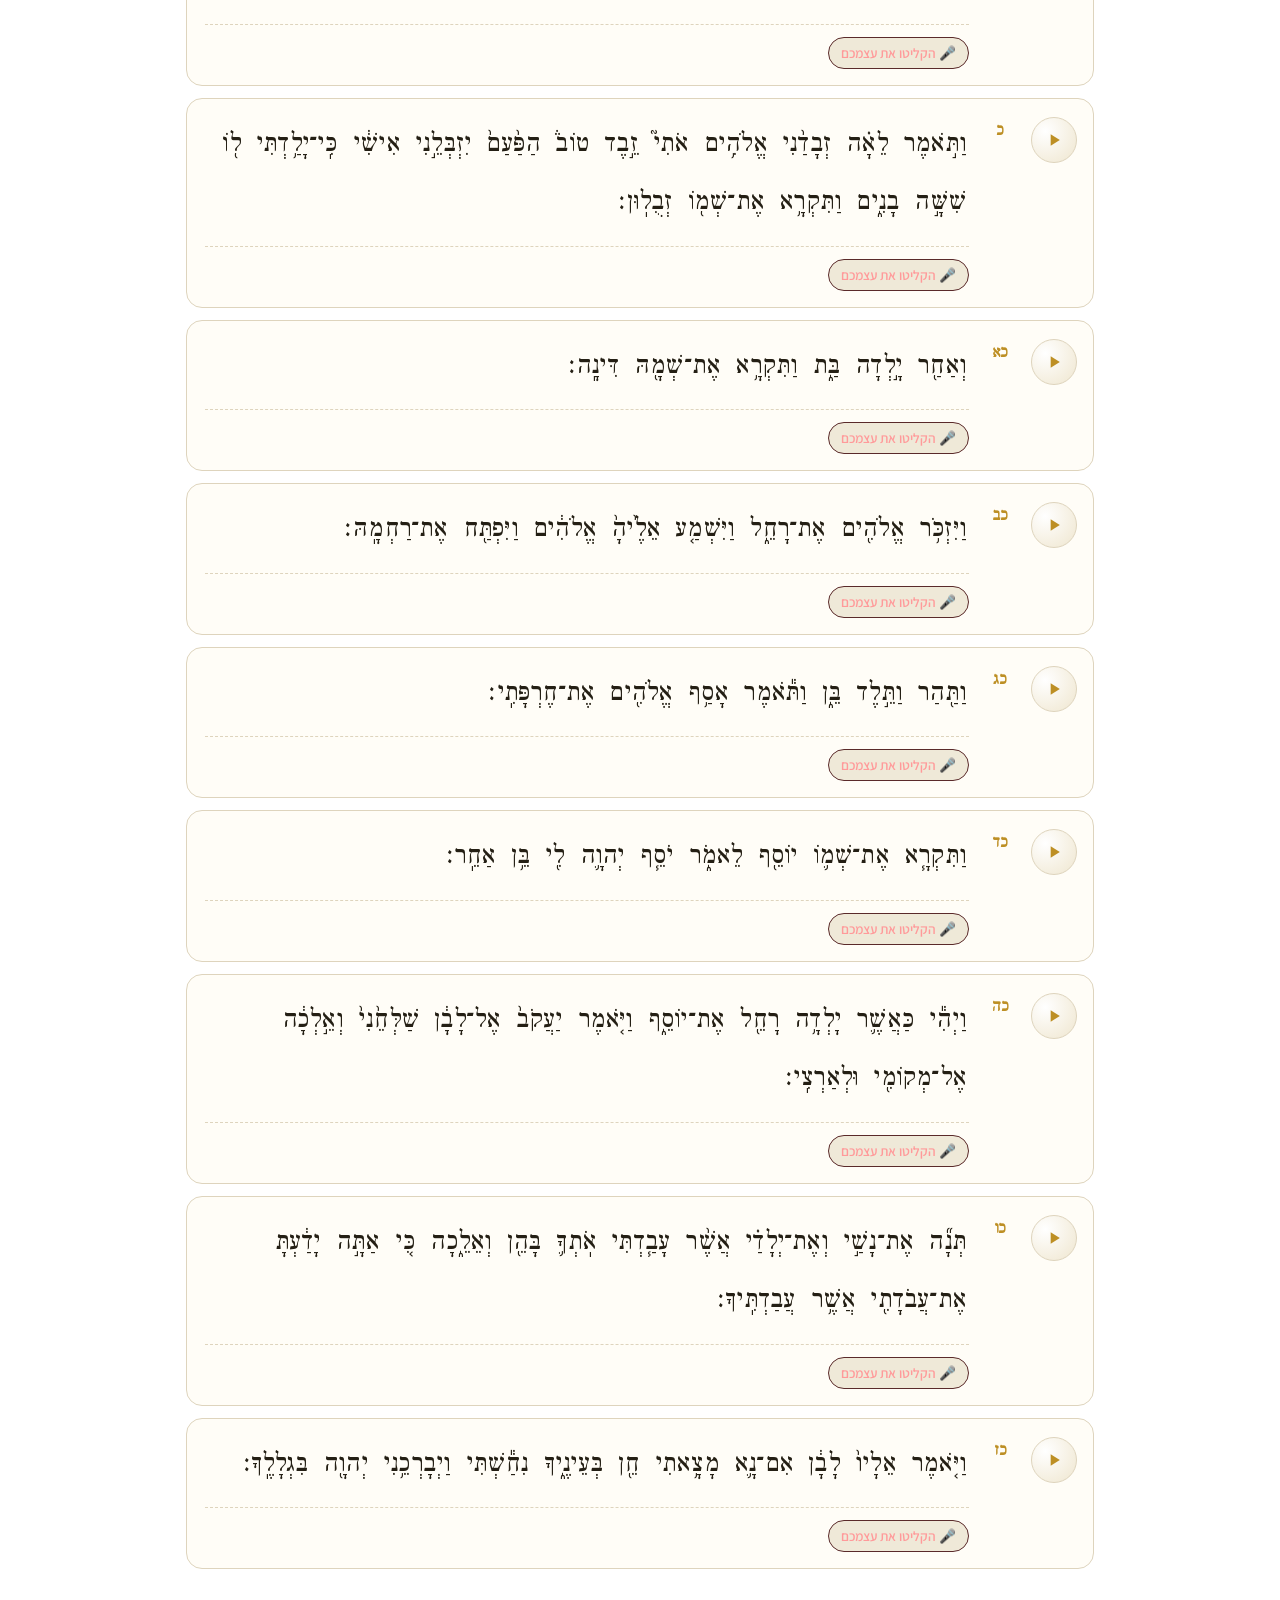
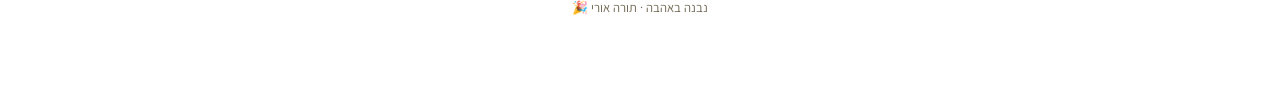
<file: demo/index.html>
<!DOCTYPE html>
<html lang="he" dir="rtl">
<head>
<meta charset="utf-8">
<meta name="viewport" content="width=device-width, initial-scale=1, viewport-fit=cover">
<title>תורה אורי · דמו</title>
<meta name="description" content="תורה אורי — לימוד קריאה בתורה בטעמים.">

<!-- PWA -->
<link rel="manifest" href="../manifest.webmanifest">
<meta name="theme-color" content="#0f1020">
<script>(function(){try{var t=localStorage.getItem('demo_theme');if(!t){t=(window.matchMedia&&matchMedia('(prefers-color-scheme: light)').matches)?'light':'dark';}if(t==='light'){document.documentElement.setAttribute('data-theme','light');}}catch(e){}})();</script>
<meta name="mobile-web-app-capable" content="yes">
<meta name="apple-mobile-web-app-capable" content="yes">
<meta name="apple-mobile-web-app-status-bar-style" content="black-translucent">
<meta name="apple-mobile-web-app-title" content="תורה אורי">
<link rel="apple-touch-icon" href="../icons/apple-touch-icon.png">
<link rel="icon" href="../icons/favicon.png" type="image/png">

<link rel="preconnect" href="https://fonts.googleapis.com">
<link href="https://fonts.googleapis.com/css2?family=Assistant:wght@400;600;700;800&family=Frank+Ruhl+Libre:wght@500;700;900&display=swap" rel="stylesheet">
<link rel="stylesheet" href="../app/style.css">
</head>
<body>
<div class="splash" id="splash" aria-hidden="true">
  <img class="splash-logo hero-dark" src="../img/hero-dark.png" alt="תורה אורי">
  <img class="splash-logo hero-light" src="../img/hero-light.png" alt="תורה אורי">
</div>
<div class="wrap">
  <header class="top">
    <div class="kicker">בס״ד · לכבוד בר המצווה</div>
    <h1 class="visually-hidden">תורה אורי</h1>
    <div class="hero-wrap">
      <img class="hero-img hero-dark" src="../img/hero-dark.png" alt="תורה אורי" width="354" height="404">
      <img class="hero-img hero-light" src="../img/hero-light.png" alt="תורה אורי" width="470" height="461">
    </div>
    <div class="sub" id="studentSub">—</div>
    <div class="ref-badge" id="studentRef">—</div>
  </header>

  <div class="toolbar">
    <div class="btn primary" id="playAll"><svg viewBox="0 0 24 24" width="18" height="18"><path fill="#1a1400" d="M8 5v14l11-7z"/></svg> נגן הכול מההתחלה</div>
    <div class="speed-group" id="speedGroup" title="מהירות">
      <button data-sp="0.7">0.7×</button>
      <button data-sp="0.85">0.85×</button>
      <button data-sp="1" class="on">1×</button>
    </div>
    <div class="level-group" id="levelGroup" title="רמת קריאה">
      <button data-lvl="1" class="on">רמה 1</button>
      <button data-lvl="2">רמה 2</button>
      <button data-lvl="3">רמה 3</button>
      <button data-lvl="4">רמה 4</button>
    </div>
    <div class="btn ghost" id="taamimToggle">טעמים: מוצגים</div>
    <div class="btn ghost" id="themeToggle" title="מסך בהיר / כהה">🌙</div>
    <div class="btn ghost" id="syncToggle">⚙️ מצב סנכרון (להורה)</div>
    <div class="btn" id="installBtn" style="display:none">⬇️ התקן כאפליקציה</div>
  </div>
  <div class="hint">לחצו על ▶ שליד כל פסוק כדי לשמוע אותו לבד — המילה הנקראת תודגש בזמן אמת.</div>

  <div id="noSyncWarn" class="warn-nosync" style="display:none"></div>

  <div class="level-title" id="levelTitle"></div>
  <div class="verses" id="verses"></div>
  <div id="level4bar" class="level4bar"></div>
  <div id="level4result" class="cmp-result" style="display:none"></div>

  <!-- ===== Sync editor (parent) ===== -->
  <div class="editor" id="editor">
    <h3>⚙️ מצב סנכרון — כוונון זמנים</h3>
    <p style="color:var(--muted);font-size:.9rem;margin-top:0">
      כאן מכוונים אילו קטעים בהקלטה שייכים לכל פסוק ולכל מילה, כדי שההדגשה תהיה מדויקת.
      בוחרים פסוק, לוחצים <b>הקלט תזמון</b>, וההקלטה מתנגנת — מקישים <b>רווח</b> (או לוחצים על הכפתור הגדול)
      בדיוק ברגע שבו מתחילה כל מילה. בסוף לוחצים שוב רווח לסיום. אפשר גם לתקן ידנית את זמני ההתחלה/סיום של הפסוק.
    </p>
    <div class="row">
      <label>פסוק:</label>
      <select id="edVerse"></select>
      <span class="pill">התחלה: <b id="edStart">—</b></span>
      <span class="pill">סיום: <b id="edEnd">—</b></span>
    </div>
    <div class="row">
      <span>התחלת פסוק (שנ'):</span><input type="number" id="edStartIn" step="0.05" style="width:90px">
      <span>סיום פסוק (שנ'):</span><input type="number" id="edEndIn" step="0.05" style="width:90px">
      <div class="btn" id="edApplyBounds">עדכן גבולות</div>
      <div class="btn" id="edPreview">▶ נגן פסוק זה</div>
    </div>
    <div class="row">
      <div class="btn primary big" id="edRecord">🎯 הקלט תזמון מילים (רווח לכל מילה)</div>
      <span class="rec-status" id="edRecStatus"></span>
    </div>
    <div class="row">
      <div class="btn on" id="edTapBtn" style="display:none;font-size:1.1rem;padding:14px 28px">👇 הקש כאן / רווח — מילה הבאה</div>
    </div>
    <div class="row">
      <div class="btn" id="edExport">⬇️ ייצוא כל הזמנים (JSON)</div>
      <div class="btn" id="edImport">⬆️ טעינת זמנים מ-JSON</div>
      <div class="btn ghost" id="edReset" style="color:#ff8080">איפוס פסוק זה</div>
    </div>
    <textarea id="edJson" placeholder="כאן יופיע ה-JSON לייצוא / כאן מדביקים JSON לטעינה"></textarea>
    <div class="row"><div class="btn" id="edLoadJson">טען מהתיבה למעלה</div>
      <span style="color:var(--muted);font-size:.82rem">הזמנים נשמרים אוטומטית בדפדפן. לייצוא קבוע — שמרו את ה-JSON.</span></div>
  </div>

  <footer>נבנה באהבה · תורה אורי 🎉</footer>
</div>

<div class="nowbar" id="nowbar">
  <span class="stop" id="nowStop">■ עצור</span>
  <span class="pausebtn" id="nowRestart">⏮ מהתחלה</span>
  <span class="pausebtn" id="nowPause">⏸ השהה</span>
  <span class="np">פסוק <b id="npNum">—</b></span>
</div>

<audio id="audioFull" preload="auto"></audio>

<script src="student.js"></script>
<script src="data.js"></script>
<script src="timings.js"></script>
<script src="original_env.js"></script>
<script src="../app/app.js"></script>
</body>
</html>
</file>
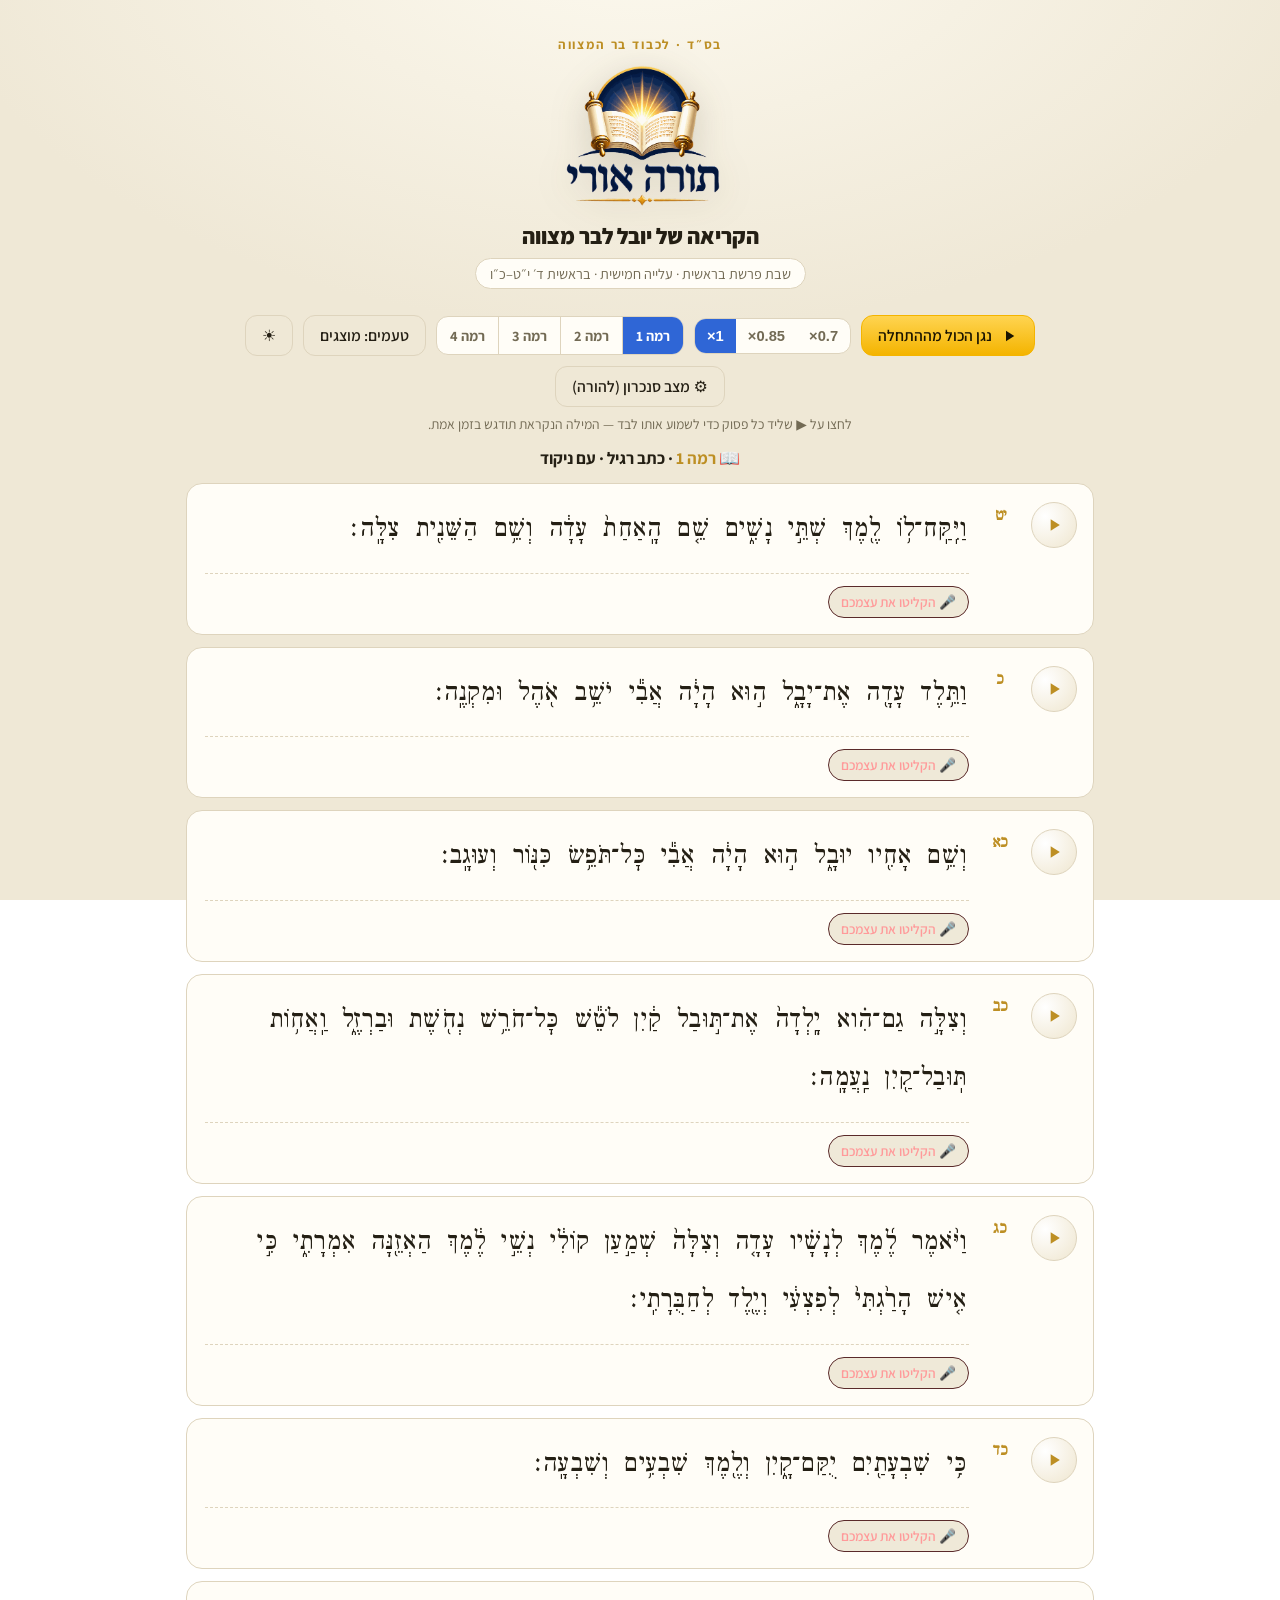
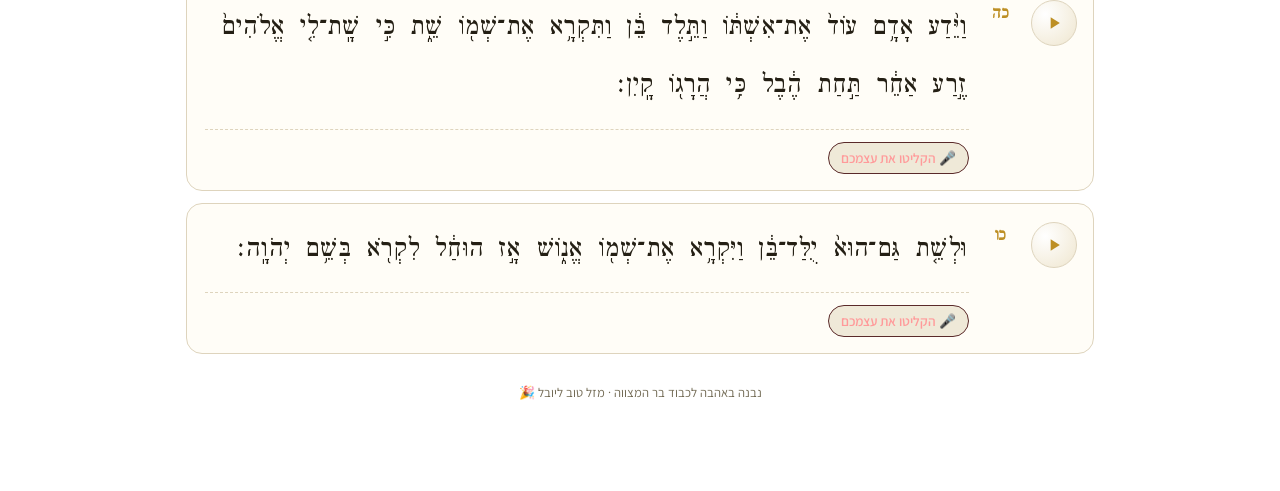
<file: yuval-76b416/index.html>
<!DOCTYPE html>
<html lang="he" dir="rtl">
<head>
<meta charset="utf-8">
<meta name="viewport" content="width=device-width, initial-scale=1, viewport-fit=cover">
<title>תורה אורי · הקריאה של יובל לבר מצווה</title>
<meta name="description" content="תורה אורי — לימוד קריאה בתורה בטעמים. לוחצים על כל פסוק ולומדים בדיוק לפי ההקלטה, עם הדגשת המילה הנקראת בזמן אמת.">

<!-- Open Graph / WhatsApp / social preview -->
<meta property="og:type" content="website">
<meta property="og:site_name" content="תורה אורי">
<meta property="og:title" content="תורה אורי · הקריאה של יובל">
<meta property="og:description" content="לימוד קריאה בתורה בטעמים — פסוק אחר פסוק, בדיוק לפי ההקלטה, עם הדגשת המילה הנקראת בזמן אמת.">
<meta property="og:image" content="https://amitrubin10.github.io/bar_mitzva/share-logo-2.jpg">
<meta property="og:image:secure_url" content="https://amitrubin10.github.io/bar_mitzva/share-logo-2.jpg">
<meta property="og:image:type" content="image/jpeg">
<meta property="og:image:width" content="1200">
<meta property="og:image:height" content="630">
<meta property="og:image:alt" content="תורה אורי — לימוד קריאה בתורה בטעמים">
<meta property="og:locale" content="he_IL">
<meta name="twitter:card" content="summary_large_image">
<meta name="twitter:title" content="תורה אורי">
<meta name="twitter:description" content="לימוד קריאה בתורה בטעמים — פסוק אחר פסוק, בדיוק לפי ההקלטה.">
<meta name="twitter:image" content="https://amitrubin10.github.io/bar_mitzva/share-logo-2.jpg">

<!-- PWA -->
<link rel="manifest" href="manifest.webmanifest">
<meta name="theme-color" content="#0f1020">
<script>(function(){try{var t=localStorage.getItem('yuval_theme');if(!t){t=(window.matchMedia&&matchMedia('(prefers-color-scheme: light)').matches)?'light':'dark';}if(t==='light'){document.documentElement.setAttribute('data-theme','light');}}catch(e){}})();</script>
<meta name="mobile-web-app-capable" content="yes">
<meta name="apple-mobile-web-app-capable" content="yes">
<meta name="apple-mobile-web-app-status-bar-style" content="black-translucent">
<meta name="apple-mobile-web-app-title" content="תורה אורי">
<link rel="apple-touch-icon" href="../icons/apple-touch-icon.png">
<link rel="icon" href="../icons/favicon.png" type="image/png">

<link rel="preconnect" href="https://fonts.googleapis.com">
<link href="https://fonts.googleapis.com/css2?family=Assistant:wght@400;600;700;800&family=Frank+Ruhl+Libre:wght@500;700;900&display=swap" rel="stylesheet">
<link rel="stylesheet" href="../app/style.css?v=25">
</head>
<body>
<div class="splash" id="splash" aria-hidden="true">
  <img class="splash-logo hero-dark" src="../img/hero-dark.png" alt="תורה אורי">
  <img class="splash-logo hero-light" src="../img/hero-light.png" alt="תורה אורי">
</div>
<div class="wrap">
  <header class="top">
    <div class="kicker">בס״ד · לכבוד בר המצווה</div>
    <h1 class="visually-hidden">תורה אורי</h1>
    <div class="hero-wrap">
      <img class="hero-img hero-dark" src="../img/hero-dark.png" alt="תורה אורי" width="354" height="404">
      <img class="hero-img hero-light" src="../img/hero-light.png" alt="תורה אורי" width="470" height="461">
    </div>
    <div class="sub" id="studentSub">—</div>
    <div class="ref-badge" id="studentRef">—</div>
  </header>

  <div class="toolbar">
    <div class="btn primary" id="playAll"><svg viewBox="0 0 24 24" width="18" height="18"><path fill="#1a1400" d="M8 5v14l11-7z"/></svg> נגן הכול מההתחלה</div>
    <div class="speed-group" id="speedGroup" title="מהירות">
      <button data-sp="0.7">0.7×</button>
      <button data-sp="0.85">0.85×</button>
      <button data-sp="1" class="on">1×</button>
    </div>
    <div class="level-group" id="levelGroup" title="רמת קריאה">
      <button data-lvl="1" class="on">רמה 1</button>
      <button data-lvl="2">רמה 2</button>
      <button data-lvl="3">רמה 3</button>
      <button data-lvl="4">רמה 4</button>
    </div>
    <div class="btn ghost" id="taamimToggle">טעמים: מוצגים</div>
    <div class="btn ghost" id="themeToggle" title="מסך בהיר / כהה">🌙</div>
    <div class="btn ghost" id="syncToggle">⚙️ מצב סנכרון (להורה)</div>
    <div class="btn" id="installBtn" style="display:none">⬇️ התקן כאפליקציה</div>
  </div>
  <div class="hint">לחצו על ▶ שליד כל פסוק כדי לשמוע אותו לבד — המילה הנקראת תודגש בזמן אמת.</div>

  <div id="noSyncWarn" class="warn-nosync" style="display:none"></div>

  <div class="level-title" id="levelTitle"></div>
  <div class="verses" id="verses"></div>
  <div id="level4bar" class="level4bar"></div>
  <div id="level4result" class="cmp-result" style="display:none"></div>

  <!-- ===== Sync editor (parent) ===== -->
  <div class="editor" id="editor">
    <h3>⚙️ מצב סנכרון — כוונון זמנים</h3>
    <p style="color:var(--muted);font-size:.9rem;margin-top:0">
      כאן מכוונים אילו קטעים בהקלטה שייכים לכל פסוק ולכל מילה, כדי שההדגשה תהיה מדויקת.
      בוחרים פסוק, לוחצים <b>הקלט תזמון</b>, וההקלטה מתנגנת — מקישים <b>רווח</b> (או לוחצים על הכפתור הגדול)
      בדיוק ברגע שבו מתחילה כל מילה. בסוף לוחצים שוב רווח לסיום. אפשר גם לתקן ידנית את זמני ההתחלה/סיום של הפסוק.
    </p>
    <div class="row">
      <label>פסוק:</label>
      <select id="edVerse"></select>
      <span class="pill">התחלה: <b id="edStart">—</b></span>
      <span class="pill">סיום: <b id="edEnd">—</b></span>
    </div>
    <div class="row">
      <span>התחלת פסוק (שנ'):</span><input type="number" id="edStartIn" step="0.05" style="width:90px">
      <span>סיום פסוק (שנ'):</span><input type="number" id="edEndIn" step="0.05" style="width:90px">
      <div class="btn" id="edApplyBounds">עדכן גבולות</div>
      <div class="btn" id="edPreview">▶ נגן פסוק זה</div>
    </div>
    <div class="row">
      <div class="btn primary big" id="edRecord">🎯 הקלט תזמון מילים (רווח לכל מילה)</div>
      <span class="rec-status" id="edRecStatus"></span>
    </div>
    <div class="row">
      <div class="btn on" id="edTapBtn" style="display:none;font-size:1.1rem;padding:14px 28px">👇 הקש כאן / רווח — מילה הבאה</div>
    </div>
    <div class="row">
      <div class="btn" id="edExport">⬇️ ייצוא כל הזמנים (JSON)</div>
      <div class="btn" id="edImport">⬆️ טעינת זמנים מ-JSON</div>
      <div class="btn ghost" id="edReset" style="color:#ff8080">איפוס פסוק זה</div>
    </div>
    <textarea id="edJson" placeholder="כאן יופיע ה-JSON לייצוא / כאן מדביקים JSON לטעינה"></textarea>
    <div class="row"><div class="btn" id="edLoadJson">טען מהתיבה למעלה</div>
      <span style="color:var(--muted);font-size:.82rem">הזמנים נשמרים אוטומטית בדפדפן. לייצוא קבוע — שמרו את ה-JSON.</span></div>
  </div>

  <footer>נבנה באהבה לכבוד בר המצווה · מזל טוב ליובל 🎉</footer>
</div>

<div class="nowbar" id="nowbar">
  <span class="stop" id="nowStop">■ עצור</span>
  <span class="pausebtn" id="nowRestart">⏮ מהתחלה</span>
  <span class="pausebtn" id="nowPause">⏸ השהה</span>
  <span class="np">פסוק <b id="npNum">—</b></span>
</div>

<audio id="audioFull" preload="auto"></audio>

<script src="student.js"></script>
<script src="data.js"></script>
<script src="timings.js"></script>
<script src="original_env.js"></script>
<script src="../app/app.js?v=25"></script>
<script>
  if ("serviceWorker" in navigator) {
    var __refreshing = false;
    if (navigator.serviceWorker.controller) {
      navigator.serviceWorker.addEventListener("controllerchange", function () {
        if (__refreshing) return; __refreshing = true; window.location.reload();
      });
    }
    window.addEventListener("load", function () {
      navigator.serviceWorker.register("sw.js").then(function (reg) {
        if (reg && reg.update) { try { reg.update(); } catch (e) {} }
      }).catch(function () {});
    });
  }
</script>
</body>
</html>
</file>
<file: app/style.css>
:root{
  --bg:#0f1020;
  --bg2:#171933;
  --card:#1c1f3d;
  --card-hover:#242850;
  --ink:#f3f1e7;
  --muted:#9aa0c3;
  --accent:#f4c430;      /* gold */
  --accent2:#5b8cff;     /* blue */
  --marker:#ffe14d;      /* highlight marker */
  --marker-glow:rgba(255,225,77,.55);
  --done:#7c83b0;
  --line:#2c2f57;
  --good:#43d17a;
  /* semantic panel/surface tokens (switch with theme) */
  --bg-grad:radial-gradient(1200px 700px at 50% -10%,#232653 0%,#0f1020 60%);
  --panel:#12142c;
  --panel2:#161832;
  --canvas-bg:#0c0e20;
  --bar-bg:rgba(20,22,46,.96);
  --modal-bg:linear-gradient(180deg,#1e2143,#181a35);
  --play-bg:radial-gradient(circle at 30% 30%,#2b2f5c,#1a1d3a);
  --grid:rgba(255,255,255,.12);
  --font-torah:"TaameyFrankCLM","Frank Ruhl Libre","Times New Roman",serif;
}
:root[data-theme="light"]{
  --bg:#f4efe1;
  --bg2:#ece5d3;
  --card:#fffdf7;
  --card-hover:#f6f0e1;
  --ink:#241f14;
  --muted:#726a54;
  --accent:#bd8f24;      /* gold, darker for contrast on light */
  --accent2:#2f66d6;     /* blue */
  --marker:#ffe14d;
  --marker-glow:rgba(220,170,30,.45);
  --done:#a99f88;
  --line:#ded4bd;
  --good:#2a9d5b;
  --bg-grad:radial-gradient(1200px 700px at 50% -10%,#fdfaf0 0%,#efe8d6 60%);
  --panel:#f6f1e2;
  --panel2:#efe9d8;
  --canvas-bg:#fbf8ef;
  --bar-bg:rgba(255,253,247,.97);
  --modal-bg:linear-gradient(180deg,#fffdf7,#f5efe0);
  --play-bg:radial-gradient(circle at 30% 30%,#ffffff,#efe6cf);
  --grid:rgba(0,0,0,.14);
}
*{box-sizing:border-box}
html,body{margin:0;padding:0}
body{
  background:var(--bg-grad) fixed;
  color:var(--ink);
  font-family:"Assistant","Segoe UI",system-ui,sans-serif;
  direction:rtl;
  min-height:100vh;
  -webkit-tap-highlight-color:transparent;
}
.wrap{max-width:940px;margin:0 auto;
  padding:calc(18px + env(safe-area-inset-top)) calc(16px + env(safe-area-inset-right)) 90px calc(16px + env(safe-area-inset-left))}

/* header */
header.top{text-align:center;padding:18px 10px 8px}
header.top .kicker{color:var(--accent);letter-spacing:.14em;font-size:.82rem;font-weight:700}
header.top h1{margin:.25em 0 .1em;font-size:1.6rem;font-weight:800}
/* studentSub = the child's reading title — the main heading under the logo:
   deliberately BIGGER + BOLDER than the parasha/aliyah ref line below it. */
header.top .sub{color:var(--ink);font-size:1.4rem;font-weight:800;margin-top:6px;line-height:1.3}
.visually-hidden{position:absolute;width:1px;height:1px;overflow:hidden;clip:rect(0 0 0 0);white-space:nowrap}

/* logo / hero */
.hero-wrap{display:flex;justify-content:center;margin:4px 0 2px}
.hero-img{height:158px;width:auto;max-width:84%;object-fit:contain;animation:heroIn .6s ease both}
.hero-dark{filter:drop-shadow(0 8px 22px rgba(0,0,0,.45))}
.hero-light{filter:drop-shadow(0 8px 18px rgba(60,50,20,.18))}
@keyframes heroIn{from{transform:translateY(-10px) scale(.96)}to{transform:none}}
/* theme-aware show/hide (used by header + splash) */
.hero-dark{display:block}
.hero-light{display:none}
:root[data-theme="light"] .hero-dark{display:none}
:root[data-theme="light"] .hero-light{display:block}
@media(max-width:560px){ .hero-img{height:132px} }

/* splash */
.splash{position:fixed;inset:0;z-index:300;display:flex;align-items:center;justify-content:center;
  background:var(--bg-grad);transition:opacity .5s ease}
.splash.hide{opacity:0;pointer-events:none}
.splash-logo{height:210px;width:auto;max-width:80%;animation:splashPulse 1.5s ease-in-out infinite alternate}
@keyframes splashPulse{from{transform:scale(.99)}to{transform:scale(1.03)}}
@media(max-width:560px){ .splash-logo{height:170px} }
.ref-badge{display:inline-block;margin-top:8px;background:var(--card);border:1px solid var(--line);
  border-radius:999px;padding:5px 14px;color:var(--muted);font-size:.9rem}

/* toolbar */
.toolbar{display:flex;flex-wrap:wrap;gap:10px;justify-content:center;align-items:center;margin:18px 0 8px}
.btn{
  display:inline-flex;align-items:center;gap:8px;cursor:pointer;user-select:none;
  background:var(--card);color:var(--ink);border:1px solid var(--line);
  padding:9px 16px;border-radius:12px;font-size:.98rem;font-weight:600;transition:.15s;
}
.btn:hover{background:var(--card-hover);border-color:var(--accent2)}
.btn.primary{background:linear-gradient(180deg,#ffd451,#f4b400);color:#1a1400;border-color:#f4b400}
.btn.primary:hover{filter:brightness(1.06)}
.btn.ghost{background:transparent}
.btn.on{background:var(--accent2);border-color:var(--accent2);color:#fff}
.speed-group{display:inline-flex;background:var(--card);border:1px solid var(--line);border-radius:12px;overflow:hidden}
.speed-group button{background:transparent;border:0;color:var(--muted);padding:9px 12px;cursor:pointer;font-weight:600;font-size:.92rem}
.speed-group button.on{background:var(--accent2);color:#fff}

.hint{text-align:center;color:var(--muted);font-size:.86rem;margin:4px 0 14px}

/* verses */
.verses{display:flex;flex-direction:column;gap:12px}
.verse{
  display:flex;align-items:flex-start;gap:14px;
  background:var(--card);border:1px solid var(--line);border-radius:16px;
  padding:16px 16px 16px 18px;transition:.15s;
}
.verse.active{border-color:var(--accent);box-shadow:0 0 0 2px rgba(244,196,48,.25),0 10px 30px rgba(0,0,0,.35)}
.verse .num{flex:0 0 auto;min-width:34px;text-align:center;color:var(--accent);font-weight:800;
  font-size:1.05rem;margin-top:6px;font-family:var(--font-torah)}
.play{
  flex:0 0 auto;width:46px;height:46px;border-radius:50%;cursor:pointer;
  display:grid;place-items:center;border:1px solid var(--line);
  background:var(--play-bg);transition:.15s;margin-top:2px;
}
.play:hover{border-color:var(--accent);transform:scale(1.06)}
.play svg{width:20px;height:20px;fill:var(--accent)}
.verse.active .play{background:linear-gradient(180deg,#ffd451,#f4b400);border-color:#f4b400}
.verse.active .play svg{fill:#1a1400}
.text{
  font-family:var(--font-torah);
  font-size:1.7rem;line-height:2.15;flex:1;padding-top:2px;letter-spacing:.2px;
}
.text .w{border-radius:6px;padding:2px 3px;transition:background .08s,color .08s;cursor:pointer;
  box-decoration-break:clone;-webkit-box-decoration-break:clone}
.text .w.hl{
  background:var(--marker);
  color:#1a1400;box-shadow:0 0 14px var(--marker-glow),0 0 0 2px var(--marker);border-radius:5px;
}
.text .w.past{color:var(--done)}
.vbody{flex:1;min-width:0}
.recbar{display:flex;gap:8px;flex-wrap:wrap;align-items:center;margin-top:12px;
  padding-top:12px;border-top:1px dashed var(--line)}
.minibtn{cursor:pointer;user-select:none;font-size:.85rem;font-weight:600;
  padding:6px 12px;border-radius:999px;border:1px solid var(--line);
  background:var(--panel2);color:var(--muted);transition:.15s;white-space:nowrap}
.minibtn:hover{border-color:var(--accent2);color:var(--ink)}
.minibtn.play-full-btn{background:var(--accent);color:#1a1400;border-color:var(--accent);font-weight:700}
.minibtn.play-full-btn:hover{filter:brightness(1.08);color:#1a1400}
.minibtn.rec-btn{color:#ff9a9a;border-color:#5a2a2a}
.minibtn.rec-btn:hover{background:#2a1414;border-color:#ff6b6b;color:#ffd0d0}
.minibtn.rec-stop{background:#ff4d4d;color:#fff;border-color:#ff4d4d;animation:recpulse 1s infinite}
.minibtn.mine-btn{color:var(--accent);border-color:#4a411d}
.minibtn.mine-btn:hover{border-color:var(--accent);color:#ffe9a8}
.minibtn.del-btn:hover{border-color:#ff6b6b;color:#ff9a9a}
.minibtn.share-btn{color:#25d366;border-color:#1f5f3a}
.minibtn.share-btn:hover{background:#0f2a1a;border-color:#25d366;color:#8ff0b5}
.minibtn.cmp-btn{color:var(--accent2);border-color:#25406b}
.minibtn.cmp-btn:hover{border-color:var(--accent2);color:#bcd0ff}
.rec-timer{color:#ff6b6b;font-weight:700;font-variant-numeric:tabular-nums}
@keyframes recpulse{50%{opacity:.5}}

.cmp-result{margin-top:12px;background:var(--panel);border:1px solid var(--line);border-radius:12px;padding:10px 12px}
.cmp-head{display:flex;justify-content:space-between;align-items:center;color:var(--accent2);font-weight:700;font-size:.9rem;margin-bottom:6px}
.cmp-x{cursor:pointer;color:var(--muted)}
.cmp-x:hover{color:#ff6b6b}
.cmp-rows{display:flex;flex-direction:column;gap:4px;font-size:.92rem}
.cmp-row>span{color:var(--muted)}
.cmp-row b.good{color:var(--good)}
.cmp-row b.warn{color:#ffcf6b}
.cmp-sub{color:var(--muted);font-size:.82rem}
.cmp-caption{color:var(--muted);font-size:.8rem;margin-top:10px;margin-bottom:2px}
.cmp-canvas{width:100%;height:90px;margin-top:4px;background:var(--canvas-bg);border-radius:8px;display:block}
.cmp-canvas.pitch{height:110px}
.cmp-legend{font-size:.8rem;color:var(--muted);margin-top:5px}
.cmp-legend .dot{display:inline-block;width:10px;height:10px;border-radius:50%;vertical-align:middle;margin-inline-start:4px}
.cmp-legend .dot.o{background:var(--accent)}
.cmp-legend .dot.u{background:var(--accent2)}
.cmp-loading{color:var(--muted);font-size:.9rem;padding:6px 0}
.text .w.wgood{border-bottom:3px solid var(--good)}
.text .w.wok{border-bottom:3px solid #ffcf6b}
.text .w.woff{border-bottom:3px solid #ff6b6b}
.cmp-sub .wg{color:var(--good)}
.cmp-sub .wo{color:#ffcf6b}
.cmp-sub .wb{color:#ff6b6b}

@media(max-width:560px){
  .text{font-size:1.4rem;line-height:2.05}
  .play{width:40px;height:40px}
  header.top h1{font-size:1.3rem}
  .minibtn{font-size:.8rem;padding:6px 10px}
}

/* separate short recording box */
.extra{margin:22px 0 6px;background:var(--bg2);border:1px dashed var(--line);border-radius:14px;padding:14px 16px;
  display:flex;align-items:center;gap:12px;justify-content:space-between;flex-wrap:wrap}
.extra .lbl{color:var(--muted);font-size:.95rem}

/* image */
details.img{margin-top:22px;background:var(--card);border:1px solid var(--line);border-radius:14px;padding:8px 14px}
details.img summary{cursor:pointer;color:var(--accent2);font-weight:700;padding:6px 0}
details.img img{max-width:100%;border-radius:10px;margin-top:10px;background:#fff}

/* sync editor */
.editor{margin-top:20px;background:var(--panel);border:1px solid var(--accent2);border-radius:16px;padding:16px;display:none}
.editor.show{display:block}
.editor h3{margin:.1em 0 .6em;color:var(--accent2)}
.editor .row{display:flex;flex-wrap:wrap;gap:10px;align-items:center;margin:8px 0}
.editor select,.editor input[type=number]{background:var(--card);color:var(--ink);border:1px solid var(--line);border-radius:8px;padding:7px 10px;font-size:.95rem}
.editor .big{font-size:1.05rem;font-weight:700}
.rec-status{color:var(--accent);font-weight:700}
.editor textarea{width:100%;height:120px;background:var(--canvas-bg);color:var(--ink);border:1px solid var(--line);border-radius:8px;padding:10px;font-family:monospace;font-size:.8rem;direction:ltr}
.pill{background:var(--card);border:1px solid var(--line);border-radius:999px;padding:4px 10px;font-size:.82rem;color:var(--muted)}
.warn-nosync{background:#3a2a12;border:1px solid #6b4d1e;color:#ffd88a;border-radius:12px;padding:10px 14px;margin:10px 0;font-size:.9rem;text-align:center}
:root[data-theme="light"] .warn-nosync{background:#fbefcf;border-color:#e3c778;color:#7a5a12}

/* styled modal dialogs */
.modal-ov{position:fixed;inset:0;background:rgba(6,7,18,.66);backdrop-filter:blur(4px);
  display:flex;align-items:center;justify-content:center;z-index:200;padding:20px}
.modal-box{background:var(--modal-bg);border:1px solid var(--line);
  border-radius:18px;max-width:400px;width:100%;padding:24px 22px 18px;box-shadow:0 24px 70px rgba(0,0,0,.55);
  transform:translateY(12px) scale(.96);opacity:.6;transition:transform .18s,opacity .18s;text-align:center}
.modal-ov.show .modal-box{transform:none;opacity:1}
.modal-box.danger{border-color:#7a3030}
.modal-icon{font-size:2.1rem;line-height:1;margin-bottom:8px}
.modal-title{font-weight:800;font-size:1.12rem;margin-bottom:8px;color:var(--ink)}
.modal-msg{color:var(--ink);font-size:1rem;line-height:1.55;margin-bottom:20px}
.modal-btns{display:flex;gap:10px;justify-content:center;flex-wrap:wrap}
.modal-btn{cursor:pointer;border:1px solid var(--line);background:var(--card);color:var(--ink);
  font-weight:700;font-size:.98rem;padding:10px 22px;border-radius:12px;transition:.15s;min-width:100px;font-family:inherit}
.modal-btn:hover{background:var(--card-hover)}
.modal-btn.cancel{background:transparent}
.modal-btn.ok{background:linear-gradient(180deg,#ffd451,#f4b400);color:#1a1400;border-color:#f4b400}
.modal-btn.ok:hover{filter:brightness(1.06)}
.modal-btn.ok.danger{background:linear-gradient(180deg,#ff6f6f,#e23b3b);color:#fff;border-color:#e23b3b}

footer{text-align:center;color:var(--muted);font-size:.8rem;margin-top:30px}

/* floating now-playing bar */
.nowbar{position:fixed;left:50%;transform:translateX(-50%);bottom:calc(16px + env(safe-area-inset-bottom));background:var(--bar-bg);
  border:1px solid var(--line);border-radius:14px;padding:10px 16px;display:none;align-items:center;gap:14px;
  box-shadow:0 10px 40px rgba(0,0,0,.5);backdrop-filter:blur(6px);z-index:50}
.nowbar.show{display:flex}
.nowbar .stop,.nowbar .pausebtn{cursor:pointer;user-select:none;font-weight:700;
  padding:5px 13px;border-radius:999px;border:1px solid;transition:.15s;line-height:1.5}
.nowbar .stop{color:#ff6b6b;border-color:rgba(255,107,107,.45)}
.nowbar .stop:hover{border-color:#ff6b6b;background:rgba(255,107,107,.12)}
.nowbar .pausebtn{color:var(--accent);border-color:rgba(244,196,48,.45);min-width:82px;text-align:center}
.nowbar .pausebtn:hover{border-color:var(--accent);background:rgba(244,196,48,.12)}
.nowbar .np{font-size:.9rem;color:var(--muted)}
.nowbar .np b{color:var(--accent)}

/* ===== reading levels: fonts + continuous (scroll) mode ===== */
/* Self-hosted fonts (GPL + font-exception) that fully render nikud AND
   ta'amei ha-miqra identically on every device.
   "TorahStam" is a CUSTOM font we built: authentic square STA"M scribal
   consonants (Culmus StamAshkenaz — the real Torah-scroll ktav) with the
   nikud+taamim outlines grafted in from Culmus Taamey and positioned by the
   base font's own GPOS anchors. It looks like Guttman Stam but is free and
   renders the marks everywhere (the plain StamAshkenaz ships those glyphs
   EMPTY, which is why phones showed consonants only).
   "TaameyFrankCLM" = Frank-Ruhl look + marks for level 1 (Google's Frank Ruhl
   Libre has no cantillation glyphs). */
@font-face{
  font-family:"TorahStam";
  src:url('fonts/TorahStamAshkenaz.ttf') format('truetype');
  font-display:swap;
}
@font-face{
  font-family:"TaameyFrankCLM";
  src:url('fonts/TaameyFrankCLM-Medium.ttf') format('truetype');
  font-display:swap;
}
/* levels 2-4: STA"M / Torah-scroll stack. TorahStam first so every device
   (phone, PC, future students) sees the SAME correct rendering; "Guttman Stam"
   kept only as a safety fallback if TorahStam ever fails to load. */
.verses[data-level="2"] .text,
.verses[data-level="3"] .text,
.verses[data-level="4"] .text{
  font-family:"TorahStam","Guttman Stam","Frank Ruhl Libre",serif;
  line-height:2.05;
}
/* level 4: continuous scroll, reading/exam mode (no verse chrome, no per-verse tools) */
.verses[data-level="4"]{display:block;text-align:justify;
  background:var(--card);border:1px solid var(--line);border-radius:16px;padding:20px 22px}
.verses[data-level="4"] .verse{display:inline;background:transparent;border:0;box-shadow:none;padding:0;margin:0}
.verses[data-level="4"] .verse.active{box-shadow:none}
.verses[data-level="4"] .verse .play,
.verses[data-level="4"] .verse .num,
.verses[data-level="4"] .recbar,
.verses[data-level="4"] .cmp-result{display:none}
.verses[data-level="4"] .vbody{display:inline}
.verses[data-level="4"] .text{display:inline;font-size:1.55rem;line-height:2.25}

/* level selector buttons */
.level-group{display:inline-flex;background:var(--card);border:1px solid var(--line);border-radius:12px;overflow:hidden}
.level-group button{background:transparent;border:0;border-inline-start:1px solid var(--line);color:var(--muted);
  padding:9px 13px;cursor:pointer;font-weight:700;font-size:.9rem;font-family:inherit}
.level-group button:first-child{border-inline-start:0}
.level-group button.on{background:var(--accent2);color:#fff}

/* level 4: whole-passage record & compare bar */
.level4bar{display:none;justify-content:center;gap:8px;flex-wrap:wrap;margin:14px auto 0;max-width:940px}
#level4result{max-width:940px;margin:12px auto 0}

/* current-level title above the passage */
.level-title{text-align:center;margin:2px 0 14px;font-size:1.05rem;color:var(--ink);font-weight:700}
.level-title b{color:var(--accent)}
</file>
